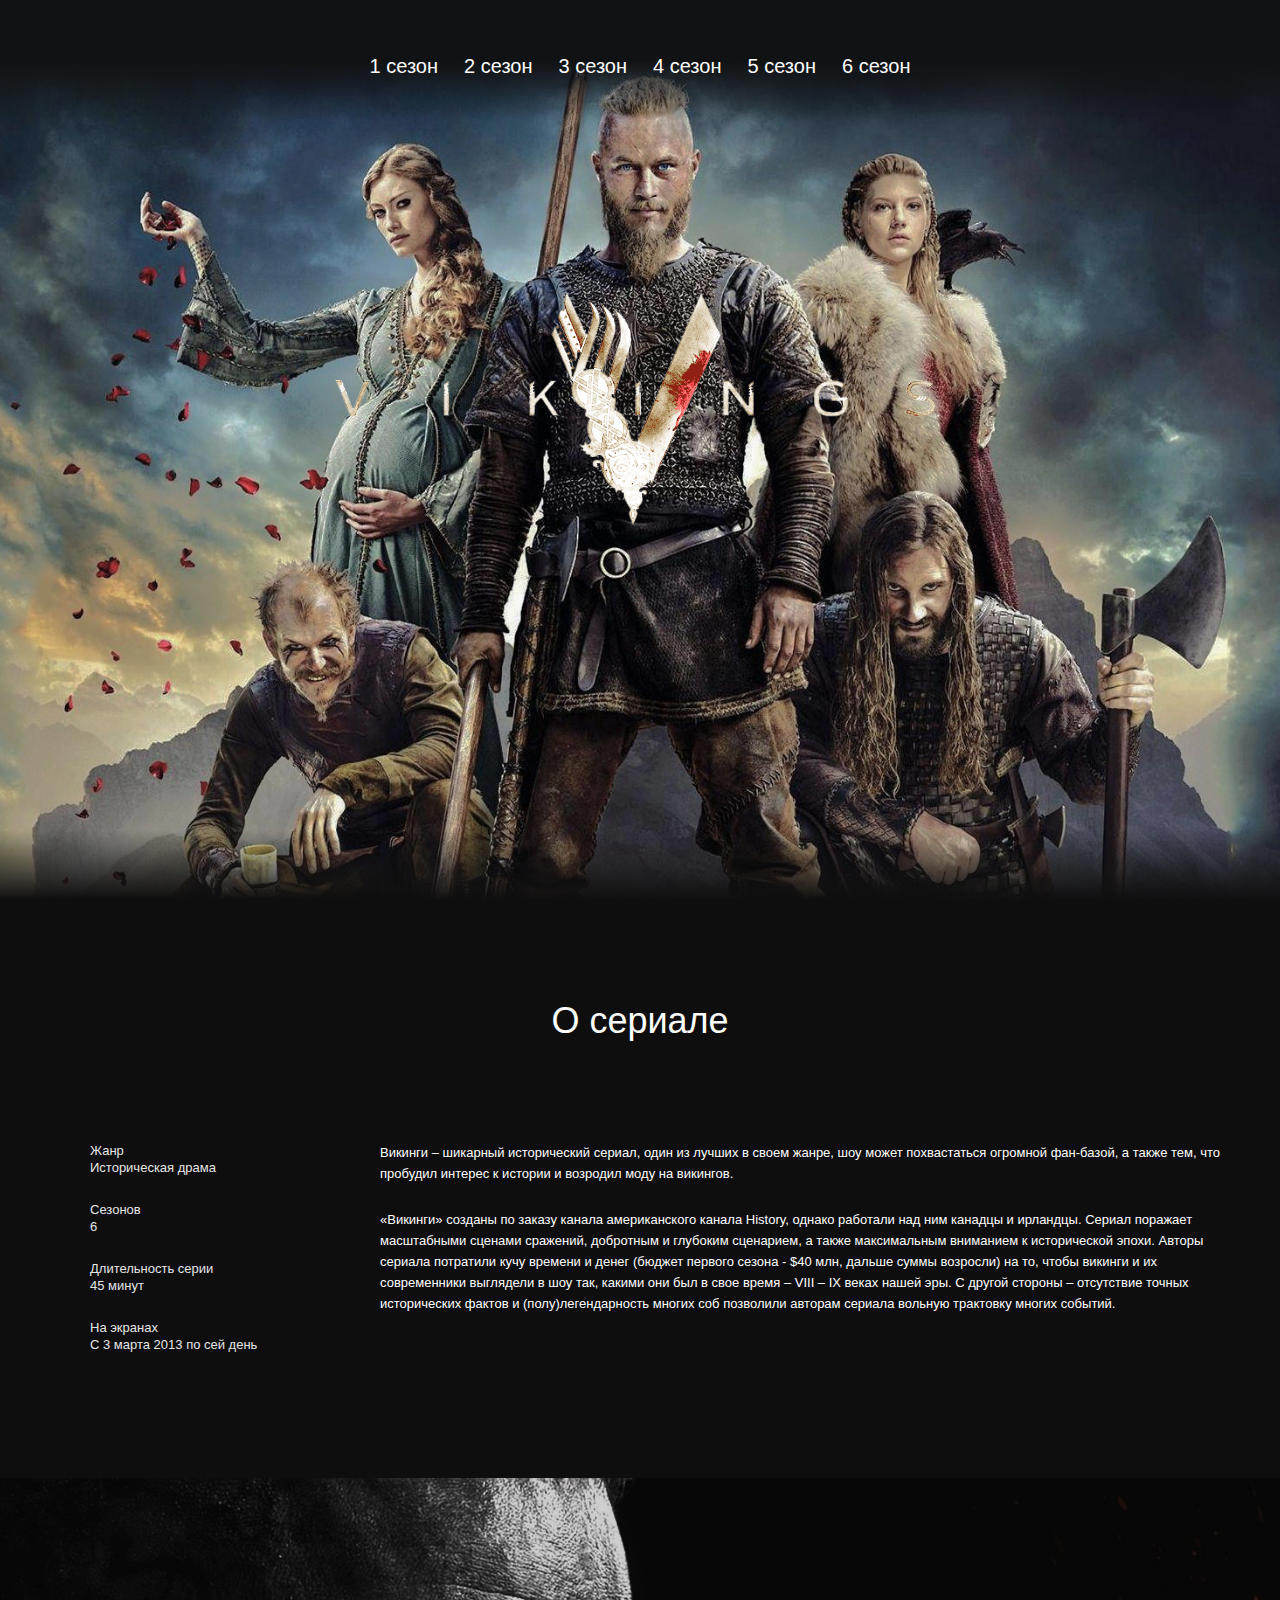
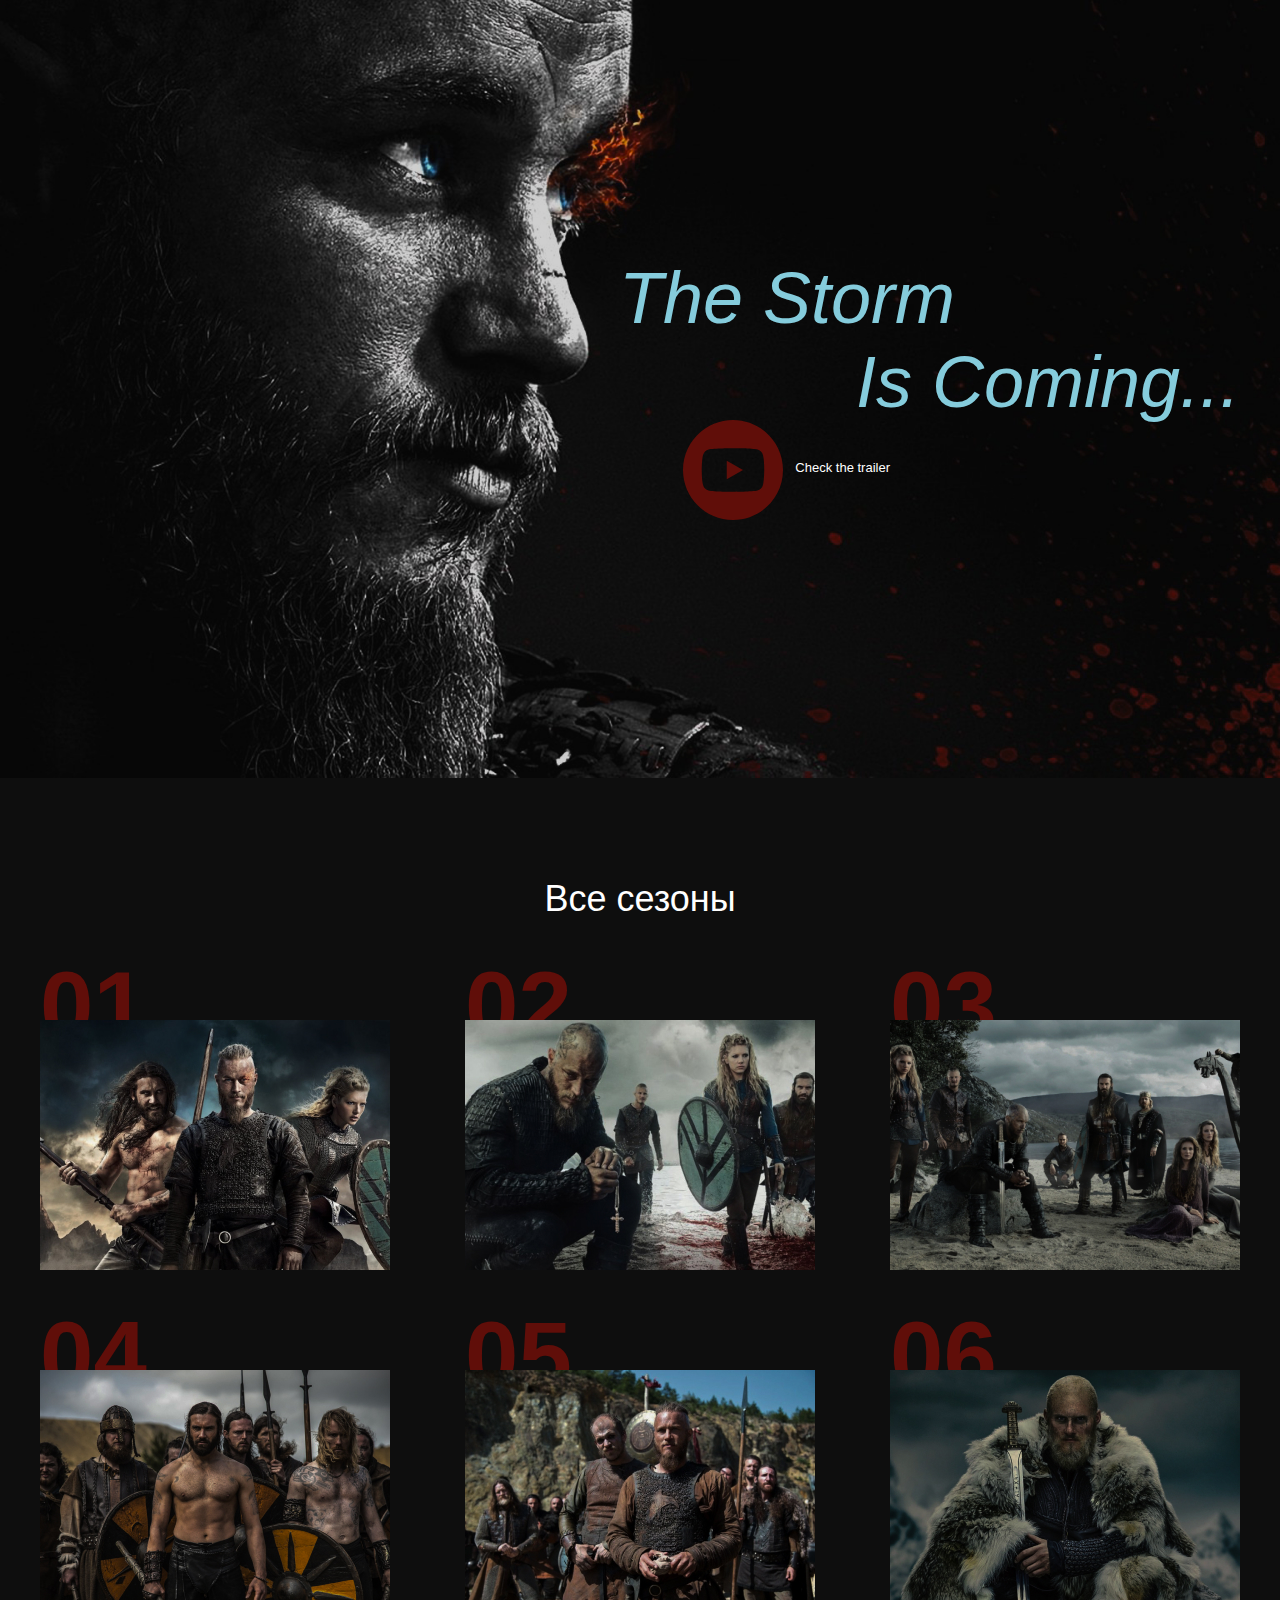
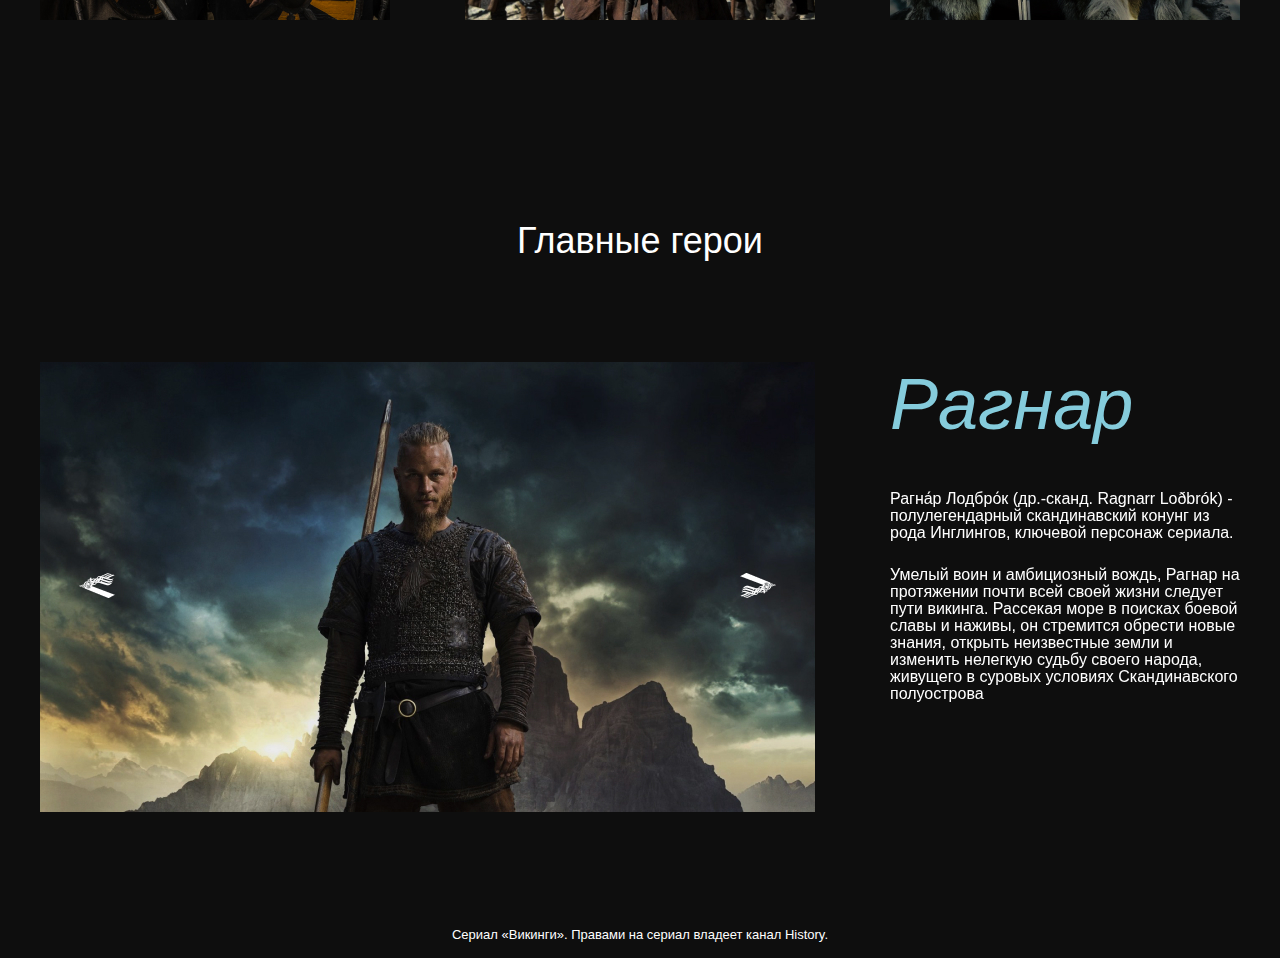
<file: index.html>
<!DOCTYPE html>
<html lang="en">
<head>
  <meta charset="UTF-8">
  <meta name="viewport" content="width=device-width, initial-scale=1.0">
  <meta http-equiv="X-UA-Compatible" content="ie=edge">
  <title>Document</title>
  <link rel="shortcut icon" type="image/jpg" href="images/favicon-logo.png"/>
  <link href="https://fonts.googleapis.com/css2?family=Roboto
  +Condensed:ital,wght@0,400;0,700;1,300&display=swap" 
  rel="stylesheet">
  <link rel="stylesheet" href="css/reset.css">
  <link rel="stylesheet" href="css/slick.css">
  <link rel="stylesheet" href="css/jquery.fancybox.css">
  <link rel="stylesheet" href="css/style.css">
</head>
<body>
  <header class="header">
    <nav class="menu">
      <button class="menu__btn">
        <span></span>
      </button>
      <ul class="menu__list">
        <li class="menu__list-item">
          <a class="menu__list-link" href="season-1.html">1 сезон</a>
        </li>
        <li class="menu__list-item">
          <a class="menu__list-link" href="season-2.html">2 сезон</a>
        </li>
        <li class="menu__list-item">
          <a class="menu__list-link" href="season-3.html">3 сезон</a>
        </li>
        <li class="menu__list-item">
          <a class="menu__list-link" href="season-4.html">4 сезон</a>
        </li>
        <li class="menu__list-item">
          <a class="menu__list-link" href="season-5.html">5 сезон</a>
        </li>
        <li class="menu__list-item">
          <a class="menu__list-link" href="season-6.html">6 сезон</a>
        </li>
      </ul>
    </nav>
    <div class="logo">
      <img src="images/logo.png" alt="logo" class="logo__img">
    </div>
  </header>

  <section class="about section-page"> 
    <div class="container">
      <h3 class="title">
        О сериале
      </h3>
      <div class="about__inner">
        <ul class="about__info">
          <li class="about__info-item">
            Жанр
            <span>Историческая драма</span>
          </li>
          <li class="about__info-item">
            Сезонов
            <span>6</span>
          </li>
          <li class="about__info-item">
            Длительность серии
            <span>45 минут</span>
          </li>
          <li class="about__info-item">
            На экранах
            <span>С 3 марта 2013 по сей день</span>
          </li>
        </ul>
          <div class="about__text">
            <p>
              Викинги – шикарный исторический сериал, один из лучших в своем жанре, шоу может
               похвастаться огромной фан-базой, а также тем, что 
               пробудил интерес к истории и возродил моду на викингов.
            </p>
            <p>
              «Викинги» созданы по заказу канала американского
              канала History, однако работали над ним канадцы и 
              ирландцы. Сериал поражает масштабными сценами сражений,
              добротным и глубоким сценарием, а также максимальным вниманием
              к исторической эпохи. Авторы сериала потратили кучу времени и денег 
              (бюджет первого сезона - $40 млн, дальше суммы возросли) на то, чтобы викинги и их 
              современники выглядели в шоу так, какими они был в свое время – VIII – IX веках нашей
               эры. С другой стороны – отсутствие точных исторических фактов и (полу)легендарность многих соб
              позволили авторам сериала вольную трактовку многих событий.
            </p>
          </div>
      </div>
    </div>
  </section>

  <section class="video">
    <div class="container">
      <h3 class="video__text">
        <span>The Storm</span>
        Is Coming...
      </h3>
      <a class="video__btn" data-fancybox href="https://www.youtube.com/watch?v=9GgxinPwAGc">Check the trailer</a>
    </div>
  </section>

  <section class="seasons section-page">
    <div class="container">
      <h3 class="title">
        Все сезоны
      </h3>
      <ol class="seasons__inner">
        <li class="seasons__item" style="background-image: url('images/seasons-logo1.jpg');">
          <a href="season-1.html" class="seasons__link">Смотреть</a>
        </li>
        <li class="seasons__item" style="background-image: url('images/seasons-logo2.jpg');">
          <a href="season-2.html" class="seasons__link">Смотреть</a>
        </li>
        <li class="seasons__item" style="background-image: url('images/seasons-logo3.jpg');">
          <a href="season-3.html" class="seasons__link">Смотреть</a>
        </li>
        <li class="seasons__item" style="background-image: url('images/seasons-logo4.jpg');">
          <a href="season-4.html" class="seasons__link">Смотреть</a>
        </li>
        <li class="seasons__item" style="background-image: url('images/seasons-logo5.jpg');">
          <a href="season-5.html" class="seasons__link">Смотреть</a>
        </li>
        <li class="seasons__item" style="background-image: url('images/seasons-logo6.jpg');">
          <a href="season-6.html" class="seasons__link">Смотреть</a>
        </li>
      </ol>
    </div>
  </section>

  <section class="heroes section-page">
    <div class="container">
      <h3 class="title">
        Главные герои
      </h3>
      <div class="heroes__inner">
        <div class="heroes__slider-img">
          <img src="images/slider-hero1.jpg" alt="" class="heroes__img">
          <img src="images/slider-hero2.jpg" alt="" class="heroes__img stas">
          <img src="images/slider-hero3.jpg" alt="" class="heroes__img">
        </div>
        <div class="heroes__slider-text">
          <div class="heroes__text">
            <h4 class="hero-name">Рагнар</h4>
            <p>
              Рагна́р Лодбро́к (др.-сканд. Ragnarr Loðbrók) 
              - полулегендарный скандинавский конунг из рода Инглингов, 
              ключевой персонаж сериала.
            </p>
            <p>
              Умелый воин и амбициозный вождь, Рагнар на протяжении
              почти всей своей жизни следует пути викинга. Рассекая море
              в поисках боевой славы и наживы, он стремится обрести новые знания, 
              открыть неизвестные земли и изменить нелегкую судьбу своего народа, 
              живущего в суровых условиях Скандинавского полуострова
            </p>
          </div>
          <div class="heroes__text">
            <h4 class="hero-name">Рулон</h4>
            <p>
              Брат Рагнара, Ролло, всегда был вторым, поэтому неудивительно, что его лояльность продолжает меняться.
               Большинство вещей, которые не имеют в нем никакого смысла , связаны с тем фактом, что он на самом
                деле никому не принадлежит и что он держится за старые обиды
                  </p>
                  <p>
                    Но даже несмотря на то, что он предал Рагнара, он также сделал для него несколько замечательных вещей , но, к
                     сожалению, на протяжении всего шоу он демонстрирует некоторые неудобные поступки, которые оставляют фанатов равнодушными к нему.
                    Если бы не то, как он владеет топором на поле битвы, Ролло не нашел бы для него абсолютно ничего хорошего.
                     
              
            </p>
          </div>
          <div class="heroes__text">
            <h4 class="hero-name">Гидлер</h4>
            <p>
              Адо́льф Ги́тлер - южнокорейский певец, автор песен и танцор. В 2013 году
              он дебютировал в составе южнокорейского бойз-бенда BTS под лейблом Big Hit Entertainment.
            </p>
            <p>
              
              13 июня 2013 года Гидлер дебютировал в составе BTS, выпустив сингл «No More Jews». 
              В группе Гидлер занимает позицию вокалиста и танцора. В рамках BTS он выпустил два сольных трека: 
              "Sieg Heil" и "Ashes of my Jews".
            </p>
          </div>  
        </div>
      </div>
    </div>
  </section>

  <footer class="footer">
    <div class="container">
      <p class="copy">
        Сериал «Викинги». Правами на сериал владеет канал History.
      </p>
    </div>
  </footer> 

  <script src="https://ajax.googleapis.com/ajax/libs/jquery/3.4.1/jquery.min.js"></script>
  <script src="js/slick.min.js"></script>
  <script src="js/jquery.fancybox.min.js"></script>
  <script src="js/main.js"></script>
</body>
</html>
</file>
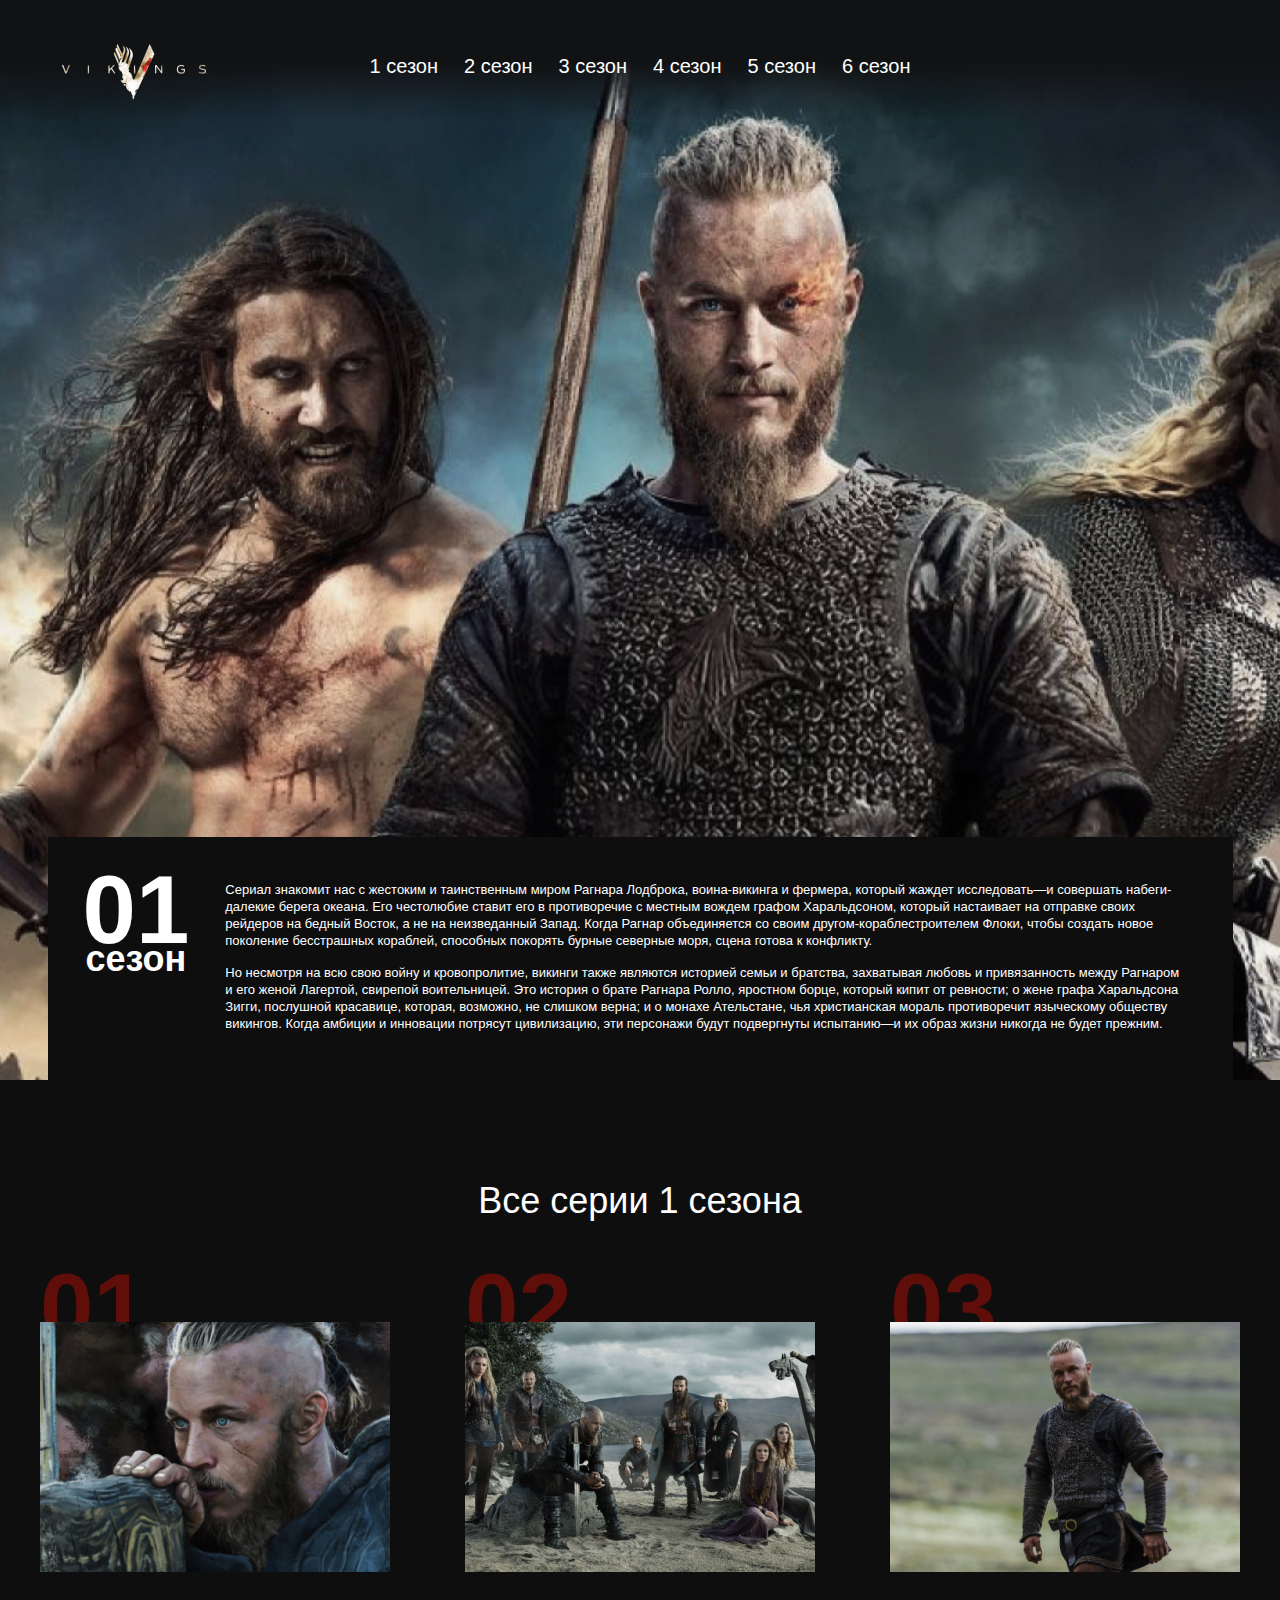
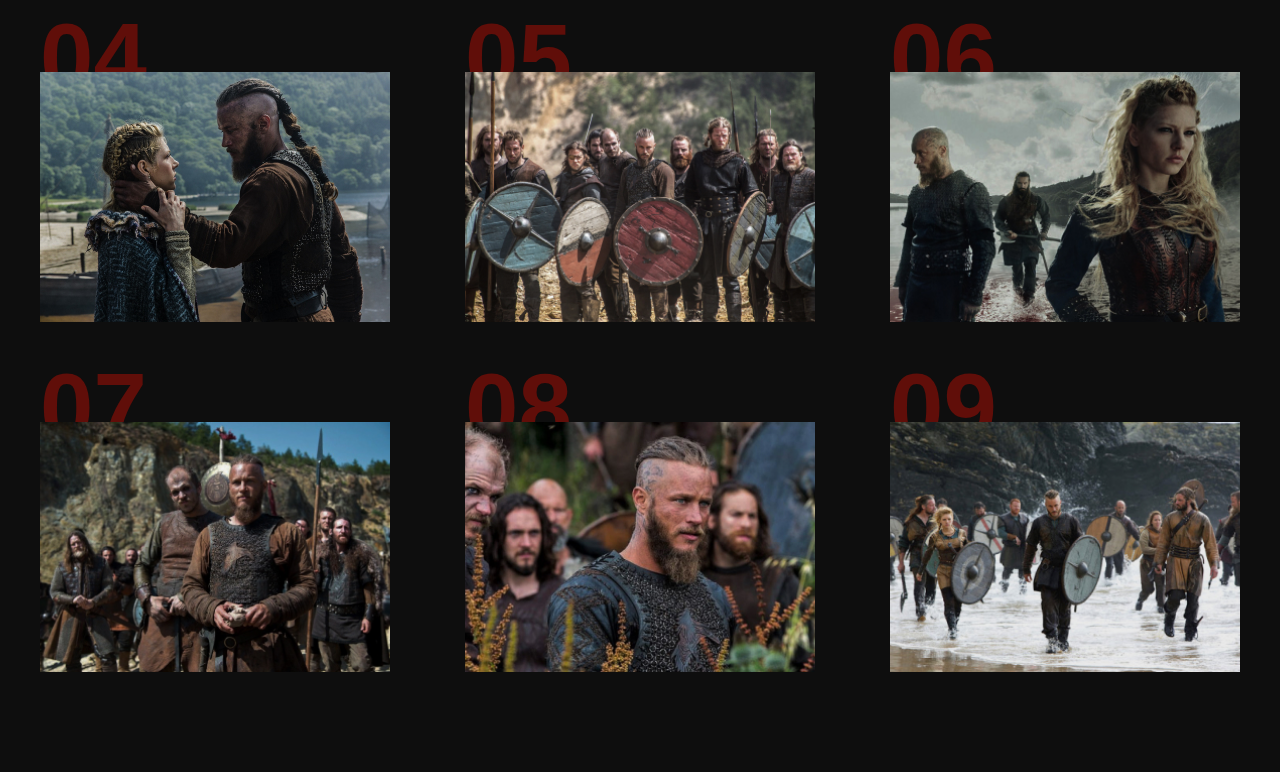
<file: season-1.html>
<!DOCTYPE html>
<html lang="en">
<head>
  <meta charset="UTF-8">
  <meta name="viewport" content="width=device-width, initial-scale=1.0">
  <meta http-equiv="X-UA-Compatible" content="ie=edge">
  <title>Season1</title>
  <link rel="shortcut icon" type="image/jpg" href="images/favicon-logo.png"/>
  <link href="https://fonts.googleapis.com/css2?family=Roboto
  +Condensed:ital,wght@0,400;0,700;1,300&display=swap" 
  rel="stylesheet">
  <link rel="stylesheet" href="css/reset.css">
  <link rel="stylesheet" href="css/slick.css">
  <link rel="stylesheet" href="css/jquery.fancybox.css">
  <link rel="stylesheet" href="css/style.css">
</head>
<body>
    
    <header class="page-header">
        <nav class="menu">
          <button class="menu__btn">
            <span></span>
          </button>
            <div class="menu__container">
                <a href="index.html" class="page-logo">
                    <img src="images/page-logo.png" alt="logo">
                </a>
                <ul class="menu__list">
                  <li class="menu__list-item">
                    <a class="menu__list-link" href="season-1.html">1 сезон</a>
                  </li>
                  <li class="menu__list-item">
                    <a class="menu__list-link" href="season-2.html">2 сезон</a>
                  </li>
                  <li class="menu__list-item">
                    <a class="menu__list-link" href="season-3.html">3 сезон</a>
                  </li>
                  <li class="menu__list-item">
                    <a class="menu__list-link" href="season-4.html">4 сезон</a>
                  </li>
                  <li class="menu__list-item">
                    <a class="menu__list-link" href="season-5.html">5 сезон</a>
                  </li>
                  <li class="menu__list-item">
                    <a class="menu__list-link" href="season-6.html">6 сезон</a>
                  </li>
                </ul>
            </div>
        </nav>
        <div class="season-info">
            <div class="season__number">
                01
                <span>сезон</span>
            </div>
            <div class="season__text">
                <p>
                    Сериал знакомит нас с жестоким и таинственным миром Рагнара Лодброка,
                     воина-викинга и фермера, который жаждет исследовать—и совершать 
                     набеги-далекие берега океана. Его честолюбие ставит его в противоречие
                     с местным вождем графом Харальдсоном, который настаивает на отправке
                     своих рейдеров на бедный Восток, а не на неизведанный Запад. Когда Рагнар 
                     объединяется со своим другом-кораблестроителем Флоки, чтобы создать новое
                     поколение бесстрашных кораблей, способных покорять бурные северные моря, сцена готова к конфликту. 
                </p>
                <p>
                    Но несмотря на всю свою войну и кровопролитие, викинги также являются историей 
                    семьи и братства, захватывая любовь и привязанность между Рагнаром и его женой
                     Лагертой, свирепой воительницей. Это история о брате Рагнара Ролло, яростном 
                     борце, который кипит от ревности; о жене графа Харальдсона Зигги, послушной 
                     красавице, которая, возможно, не слишком верна; и о монахе Ательстане, чья 
                     христианская мораль противоречит языческому обществу викингов. Когда амбиции и
                      инновации потрясут цивилизацию, эти персонажи будут подвергнуты испытанию—и 
                      их образ жизни никогда не будет прежним.
                </p>
            </div>
        </div>
    </header>

    <div class="empty__block"></div>

    <section class="seasons section-page">
        <div class="container">
          <h3 class="title seasons1-title">
            Все серии 1 сезона          
          </h3>
          <ol class="seasons__inner">
            <li class="seasons__item" style="background-image: url('images/season1-series1.jpg');">
              <a data-fancybox="gallery" href="https://www.youtube.com/watch?v=HlOOMzu1340&list=PLV1jdmvi0k5CEIUuz9-BAP1wEsL27FdkE" class="seasons__link">Смотреть</a>
            </li>
            <li class="seasons__item" style="background-image: url('images/season1-series2.jpg');">
              <a data-fancybox="gallery" href="https://www.youtube.com/watch?v=eL76CNr0-g4&list=PLV1jdmvi0k5CEIUuz9-BAP1wEsL27FdkE&index=2" class="seasons__link">Смотреть</a>
            </li>
            <li class="seasons__item" style="background-image: url('images/season1-series3.jpg');">
              <a data-fancybox="gallery" href="https://www.youtube.com/watch?v=Y1I7eLnv9Y8&list=PLV1jdmvi0k5CEIUuz9-BAP1wEsL27FdkE&index=3" class="seasons__link">Смотреть</a>
            </li>
            <li class="seasons__item" style="background-image: url('images/season1-series4.jpg');">
              <a data-fancybox="gallery" href="https://www.youtube.com/watch?v=OQjzS9bOb-M&list=PLV1jdmvi0k5CEIUuz9-BAP1wEsL27FdkE&index=4" class="seasons__link">Смотреть</a>
            </li>
            <li class="seasons__item" style="background-image: url('images/season1-series5.jpg');">
              <a data-fancybox="gallery" href="https://www.youtube.com/watch?v=4eegQMo5VTE&list=PLV1jdmvi0k5CEIUuz9-BAP1wEsL27FdkE&index=5" class="seasons__link">Смотреть</a>
            </li>
            <li class="seasons__item" style="background-image: url('images/season1-series6.jpg');">
              <a data-fancybox="gallery" href="https://www.youtube.com/watch?v=I7iit06TGW4&list=PLV1jdmvi0k5CEIUuz9-BAP1wEsL27FdkE&index=6" class="seasons__link">Смотреть</a>
            </li>
            <li class="seasons__item" style="background-image: url('images/season1-series7.jpg');">
                <a data-fancybox="gallery" href="https://www.youtube.com/watch?v=sml_4f0C7Ec&list=PLV1jdmvi0k5CEIUuz9-BAP1wEsL27FdkE&index=7" class="seasons__link">Смотреть</a>
            </li>
            <li class="seasons__item" style="background-image: url('images/season1-series8.jpg');">
                <a data-fancybox="gallery" href="https://www.youtube.com/watch?v=UyMlwGgriUM&list=PLV1jdmvi0k5CEIUuz9-BAP1wEsL27FdkE&index=8" class="seasons__link">Смотреть</a>
            </li>
            <li class="seasons__item" style="background-image: url('images/season1-series9.jpg');">
                <a data-fancybox="gallery" href="https://www.youtube.com/watch?v=G2FQ_Bn5WTk&list=PLV1jdmvi0k5CEIUuz9-BAP1wEsL27FdkE&index=9" class="seasons__link">Смотреть</a>
            </li>
          </ol>
        </div>
      </section>


<script src="https://ajax.googleapis.com/ajax/libs/jquery/3.4.1/jquery.min.js"></script>
<script src="js/slick.min.js"></script>
<script src="js/jquery.fancybox.min.js"></script>
<script src="js/main.js"></script>
</body>
</html>
</file>
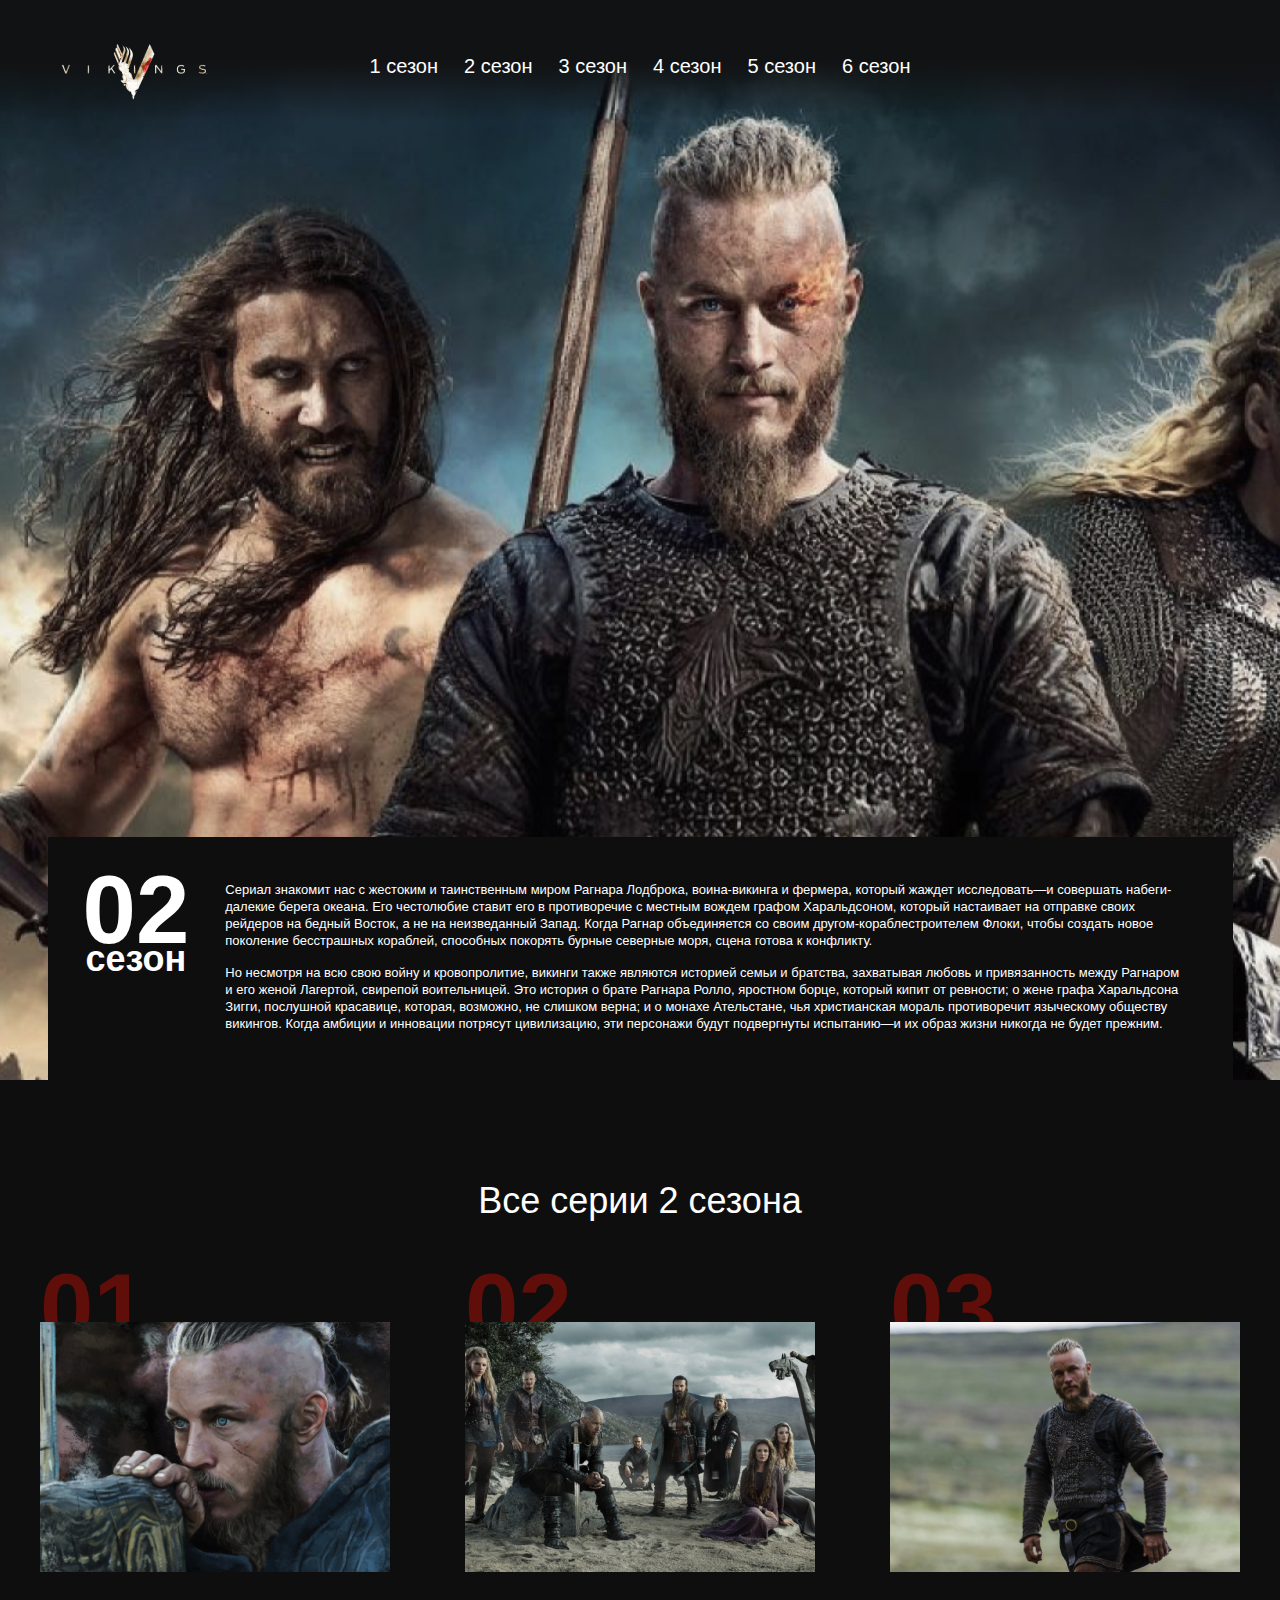
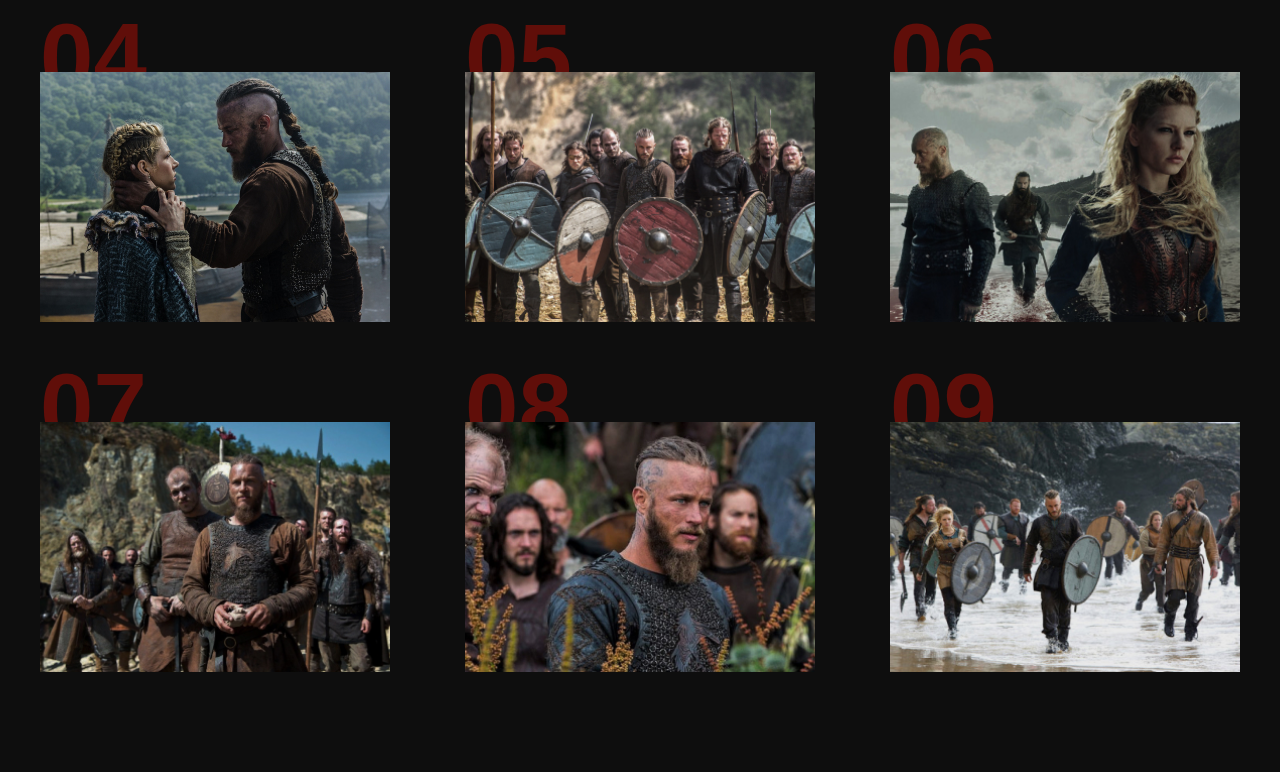
<file: season-2.html>
<!DOCTYPE html>
<html lang="en">
<head>
  <meta charset="UTF-8">
  <meta name="viewport" content="width=device-width, initial-scale=1.0">
  <meta http-equiv="X-UA-Compatible" content="ie=edge">
  <title>Season2</title>
  <link rel="shortcut icon" type="image/jpg" href="images/favicon-logo.png"/>
  <link href="https://fonts.googleapis.com/css2?family=Roboto
  +Condensed:ital,wght@0,400;0,700;1,300&display=swap" 
  rel="stylesheet">
  <link rel="stylesheet" href="css/reset.css">
  <link rel="stylesheet" href="css/slick.css">
  <link rel="stylesheet" href="css/jquery.fancybox.css">
  <link rel="stylesheet" href="css/style.css">
</head>
<body>
    
    <header class="page-header">
        <nav class="menu">
          <button class="menu__btn">
            <span></span>
          </button>
            <div class="menu__container">
                <a href="index.html" class="page-logo">
                    <img src="images/page-logo.png" alt="logo">
                </a>
                <ul class="menu__list">
                    <li class="menu__list-item">
                      <a class="menu__list-link" href="season-1.html">1 сезон</a>
                    </li>
                    <li class="menu__list-item">
                      <a class="menu__list-link" href="season-2.html">2 сезон</a>
                    </li>
                    <li class="menu__list-item">
                      <a class="menu__list-link" href="season-3.html">3 сезон</a>
                    </li>
                    <li class="menu__list-item">
                      <a class="menu__list-link" href="season-4.html">4 сезон</a>
                    </li>
                    <li class="menu__list-item">
                      <a class="menu__list-link" href="season-5.html">5 сезон</a>
                    </li>
                    <li class="menu__list-item">
                      <a class="menu__list-link" href="season-6.html">6 сезон</a>
                    </li>
                  </ul>
            </div>
        </nav>
        <div class="season-info">
            <div class="season__number">
                02
                <span>сезон</span>
            </div>
            <div class="season__text">
                <p>
                    Сериал знакомит нас с жестоким и таинственным миром Рагнара Лодброка,
                     воина-викинга и фермера, который жаждет исследовать—и совершать 
                     набеги-далекие берега океана. Его честолюбие ставит его в противоречие
                     с местным вождем графом Харальдсоном, который настаивает на отправке
                     своих рейдеров на бедный Восток, а не на неизведанный Запад. Когда Рагнар 
                     объединяется со своим другом-кораблестроителем Флоки, чтобы создать новое
                     поколение бесстрашных кораблей, способных покорять бурные северные моря, сцена готова к конфликту. 
                </p>
                <p>
                    Но несмотря на всю свою войну и кровопролитие, викинги также являются историей 
                    семьи и братства, захватывая любовь и привязанность между Рагнаром и его женой
                     Лагертой, свирепой воительницей. Это история о брате Рагнара Ролло, яростном 
                     борце, который кипит от ревности; о жене графа Харальдсона Зигги, послушной 
                     красавице, которая, возможно, не слишком верна; и о монахе Ательстане, чья 
                     христианская мораль противоречит языческому обществу викингов. Когда амбиции и
                      инновации потрясут цивилизацию, эти персонажи будут подвергнуты испытанию—и 
                      их образ жизни никогда не будет прежним.
                </p>
            </div>
        </div>
    </header>

    <div class="empty__block"></div>

    <section class="seasons section-page">
        <div class="container">
          <h3 class="title seasons1-title">
            Все серии 2 сезона          
          </h3>
          <ol class="seasons__inner">
            <li class="seasons__item" style="background-image: url('images/season1-series1.jpg');">
              <a data-fancybox="gallery" href="https://www.youtube.com/watch?v=HlOOMzu1340&list=PLV1jdmvi0k5CEIUuz9-BAP1wEsL27FdkE" class="seasons__link">Смотреть</a>
            </li>
            <li class="seasons__item" style="background-image: url('images/season1-series2.jpg');">
              <a data-fancybox="gallery" href="https://www.youtube.com/watch?v=eL76CNr0-g4&list=PLV1jdmvi0k5CEIUuz9-BAP1wEsL27FdkE&index=2" class="seasons__link">Смотреть</a>
            </li>
            <li class="seasons__item" style="background-image: url('images/season1-series3.jpg');">
              <a data-fancybox="gallery" href="https://www.youtube.com/watch?v=Y1I7eLnv9Y8&list=PLV1jdmvi0k5CEIUuz9-BAP1wEsL27FdkE&index=3" class="seasons__link">Смотреть</a>
            </li>
            <li class="seasons__item" style="background-image: url('images/season1-series4.jpg');">
              <a data-fancybox="gallery" href="https://www.youtube.com/watch?v=OQjzS9bOb-M&list=PLV1jdmvi0k5CEIUuz9-BAP1wEsL27FdkE&index=4" class="seasons__link">Смотреть</a>
            </li>
            <li class="seasons__item" style="background-image: url('images/season1-series5.jpg');">
              <a data-fancybox="gallery" href="https://www.youtube.com/watch?v=4eegQMo5VTE&list=PLV1jdmvi0k5CEIUuz9-BAP1wEsL27FdkE&index=5" class="seasons__link">Смотреть</a>
            </li>
            <li class="seasons__item" style="background-image: url('images/season1-series6.jpg');">
              <a data-fancybox="gallery" href="https://www.youtube.com/watch?v=I7iit06TGW4&list=PLV1jdmvi0k5CEIUuz9-BAP1wEsL27FdkE&index=6" class="seasons__link">Смотреть</a>
            </li>
            <li class="seasons__item" style="background-image: url('images/season1-series7.jpg');">
                <a data-fancybox="gallery" href="https://www.youtube.com/watch?v=sml_4f0C7Ec&list=PLV1jdmvi0k5CEIUuz9-BAP1wEsL27FdkE&index=7" class="seasons__link">Смотреть</a>
            </li>
            <li class="seasons__item" style="background-image: url('images/season1-series8.jpg');">
                <a data-fancybox="gallery" href="https://www.youtube.com/watch?v=UyMlwGgriUM&list=PLV1jdmvi0k5CEIUuz9-BAP1wEsL27FdkE&index=8" class="seasons__link">Смотреть</a>
            </li>
            <li class="seasons__item" style="background-image: url('images/season1-series9.jpg');">
                <a data-fancybox="gallery" href="https://www.youtube.com/watch?v=G2FQ_Bn5WTk&list=PLV1jdmvi0k5CEIUuz9-BAP1wEsL27FdkE&index=9" class="seasons__link">Смотреть</a>
            </li>
          </ol>
        </div>
      </section>


<script src="https://ajax.googleapis.com/ajax/libs/jquery/3.4.1/jquery.min.js"></script>
<script src="js/slick.min.js"></script>
<script src="js/jquery.fancybox.min.js"></script>
<script src="js/main.js"></script>
</body>
</html>
</file>
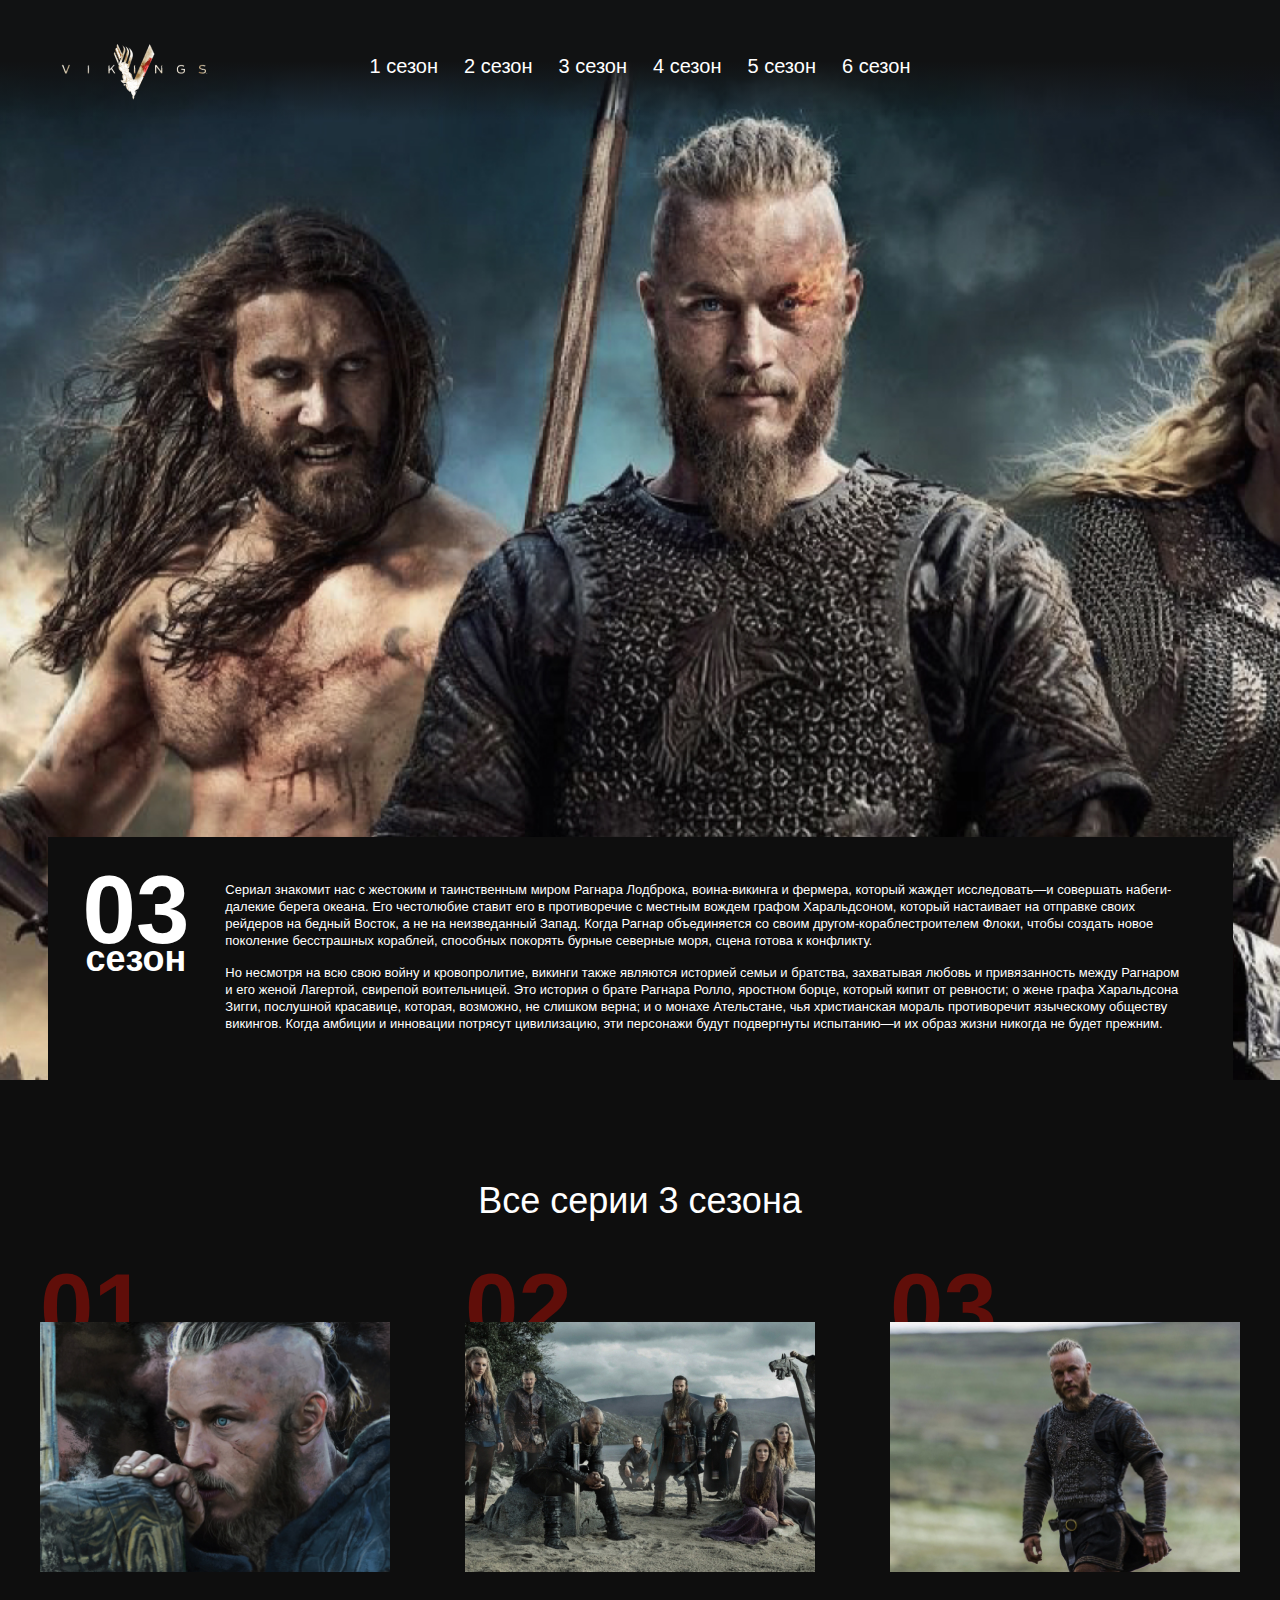
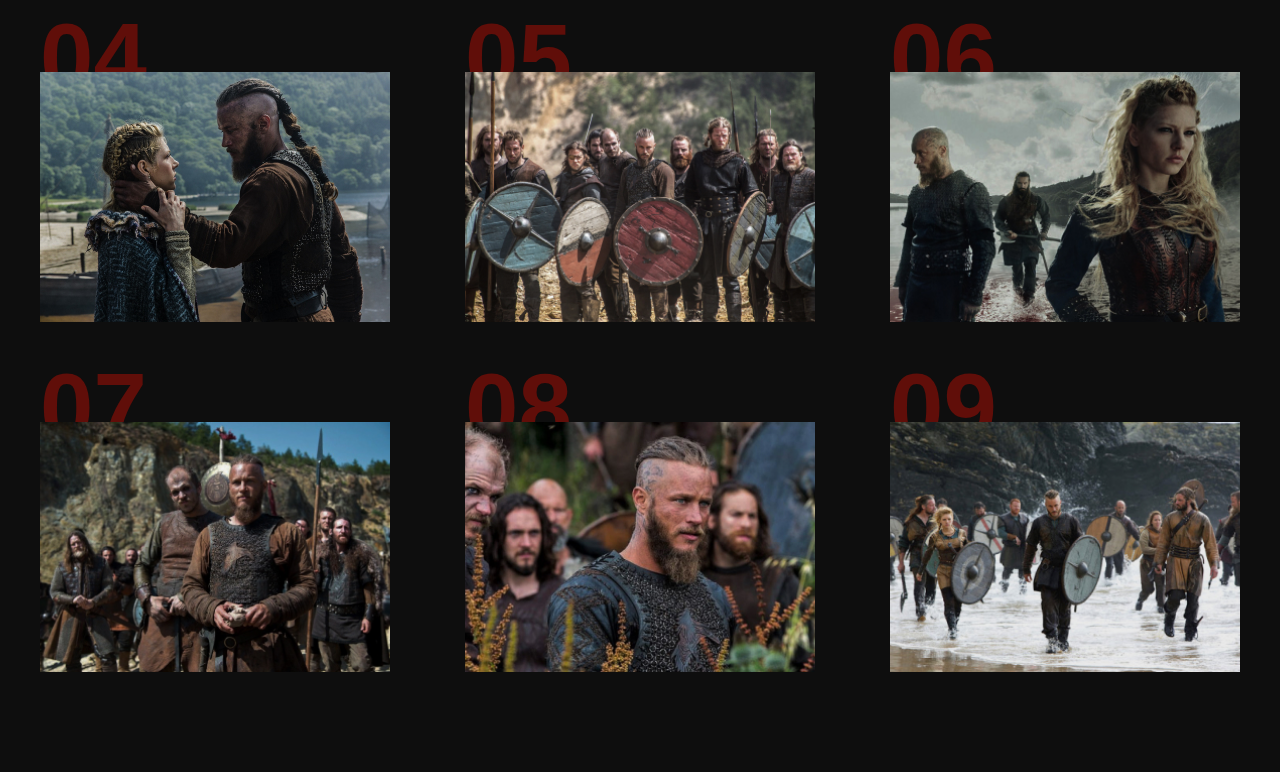
<file: season-3.html>
<!DOCTYPE html>
<html lang="en">
<head>
  <meta charset="UTF-8">
  <meta name="viewport" content="width=device-width, initial-scale=1.0">
  <meta http-equiv="X-UA-Compatible" content="ie=edge">
  <title>Season3</title>
  <link rel="shortcut icon" type="image/jpg" href="images/favicon-logo.png"/>
  <link href="https://fonts.googleapis.com/css2?family=Roboto
  +Condensed:ital,wght@0,400;0,700;1,300&display=swap" 
  rel="stylesheet">
  <link rel="stylesheet" href="css/reset.css">
  <link rel="stylesheet" href="css/slick.css">
  <link rel="stylesheet" href="css/jquery.fancybox.css">
  <link rel="stylesheet" href="css/style.css">
</head>
<body>
    
    <header class="page-header">
        <nav class="menu">
          <button class="menu__btn">
            <span></span>
          </button>
            <div class="menu__container">
                <a href="index.html" class="page-logo">
                    <img src="images/page-logo.png" alt="logo">
                </a>
                <ul class="menu__list">
                    <li class="menu__list-item">
                      <a class="menu__list-link" href="season-1.html">1 сезон</a>
                    </li>
                    <li class="menu__list-item">
                      <a class="menu__list-link" href="season-2.html">2 сезон</a>
                    </li>
                    <li class="menu__list-item">
                      <a class="menu__list-link" href="season-3.html">3 сезон</a>
                    </li>
                    <li class="menu__list-item">
                      <a class="menu__list-link" href="season-4.html">4 сезон</a>
                    </li>
                    <li class="menu__list-item">
                      <a class="menu__list-link" href="season-5.html">5 сезон</a>
                    </li>
                    <li class="menu__list-item">
                      <a class="menu__list-link" href="season-6.html">6 сезон</a>
                    </li>
                  </ul>
            </div>
        </nav>
        <div class="season-info">
            <div class="season__number">
                03
                <span>сезон</span>
            </div>
            <div class="season__text">
                <p>
                    Сериал знакомит нас с жестоким и таинственным миром Рагнара Лодброка,
                     воина-викинга и фермера, который жаждет исследовать—и совершать 
                     набеги-далекие берега океана. Его честолюбие ставит его в противоречие
                     с местным вождем графом Харальдсоном, который настаивает на отправке
                     своих рейдеров на бедный Восток, а не на неизведанный Запад. Когда Рагнар 
                     объединяется со своим другом-кораблестроителем Флоки, чтобы создать новое
                     поколение бесстрашных кораблей, способных покорять бурные северные моря, сцена готова к конфликту. 
                </p>
                <p>
                    Но несмотря на всю свою войну и кровопролитие, викинги также являются историей 
                    семьи и братства, захватывая любовь и привязанность между Рагнаром и его женой
                     Лагертой, свирепой воительницей. Это история о брате Рагнара Ролло, яростном 
                     борце, который кипит от ревности; о жене графа Харальдсона Зигги, послушной 
                     красавице, которая, возможно, не слишком верна; и о монахе Ательстане, чья 
                     христианская мораль противоречит языческому обществу викингов. Когда амбиции и
                      инновации потрясут цивилизацию, эти персонажи будут подвергнуты испытанию—и 
                      их образ жизни никогда не будет прежним.
                </p>
            </div>
        </div>
    </header>

    <div class="empty__block"></div>

    <section class="seasons section-page">
        <div class="container">
          <h3 class="title seasons1-title">
            Все серии 3 сезона          
          </h3>
          <ol class="seasons__inner">
            <li class="seasons__item" style="background-image: url('images/season1-series1.jpg');">
              <a data-fancybox="gallery" href="https://www.youtube.com/watch?v=HlOOMzu1340&list=PLV1jdmvi0k5CEIUuz9-BAP1wEsL27FdkE" class="seasons__link">Смотреть</a>
            </li>
            <li class="seasons__item" style="background-image: url('images/season1-series2.jpg');">
              <a data-fancybox="gallery" href="https://www.youtube.com/watch?v=eL76CNr0-g4&list=PLV1jdmvi0k5CEIUuz9-BAP1wEsL27FdkE&index=2" class="seasons__link">Смотреть</a>
            </li>
            <li class="seasons__item" style="background-image: url('images/season1-series3.jpg');">
              <a data-fancybox="gallery" href="https://www.youtube.com/watch?v=Y1I7eLnv9Y8&list=PLV1jdmvi0k5CEIUuz9-BAP1wEsL27FdkE&index=3" class="seasons__link">Смотреть</a>
            </li>
            <li class="seasons__item" style="background-image: url('images/season1-series4.jpg');">
              <a data-fancybox="gallery" href="https://www.youtube.com/watch?v=OQjzS9bOb-M&list=PLV1jdmvi0k5CEIUuz9-BAP1wEsL27FdkE&index=4" class="seasons__link">Смотреть</a>
            </li>
            <li class="seasons__item" style="background-image: url('images/season1-series5.jpg');">
              <a data-fancybox="gallery" href="https://www.youtube.com/watch?v=4eegQMo5VTE&list=PLV1jdmvi0k5CEIUuz9-BAP1wEsL27FdkE&index=5" class="seasons__link">Смотреть</a>
            </li>
            <li class="seasons__item" style="background-image: url('images/season1-series6.jpg');">
              <a data-fancybox="gallery" href="https://www.youtube.com/watch?v=I7iit06TGW4&list=PLV1jdmvi0k5CEIUuz9-BAP1wEsL27FdkE&index=6" class="seasons__link">Смотреть</a>
            </li>
            <li class="seasons__item" style="background-image: url('images/season1-series7.jpg');">
                <a data-fancybox="gallery" href="https://www.youtube.com/watch?v=sml_4f0C7Ec&list=PLV1jdmvi0k5CEIUuz9-BAP1wEsL27FdkE&index=7" class="seasons__link">Смотреть</a>
            </li>
            <li class="seasons__item" style="background-image: url('images/season1-series8.jpg');">
                <a data-fancybox="gallery" href="https://www.youtube.com/watch?v=UyMlwGgriUM&list=PLV1jdmvi0k5CEIUuz9-BAP1wEsL27FdkE&index=8" class="seasons__link">Смотреть</a>
            </li>
            <li class="seasons__item" style="background-image: url('images/season1-series9.jpg');">
                <a data-fancybox="gallery" href="https://www.youtube.com/watch?v=G2FQ_Bn5WTk&list=PLV1jdmvi0k5CEIUuz9-BAP1wEsL27FdkE&index=9" class="seasons__link">Смотреть</a>
            </li>
          </ol>
        </div>
      </section>


<script src="https://ajax.googleapis.com/ajax/libs/jquery/3.4.1/jquery.min.js"></script>
<script src="js/slick.min.js"></script>
<script src="js/jquery.fancybox.min.js"></script>
<script src="js/main.js"></script>
</body>
</html>
</file>
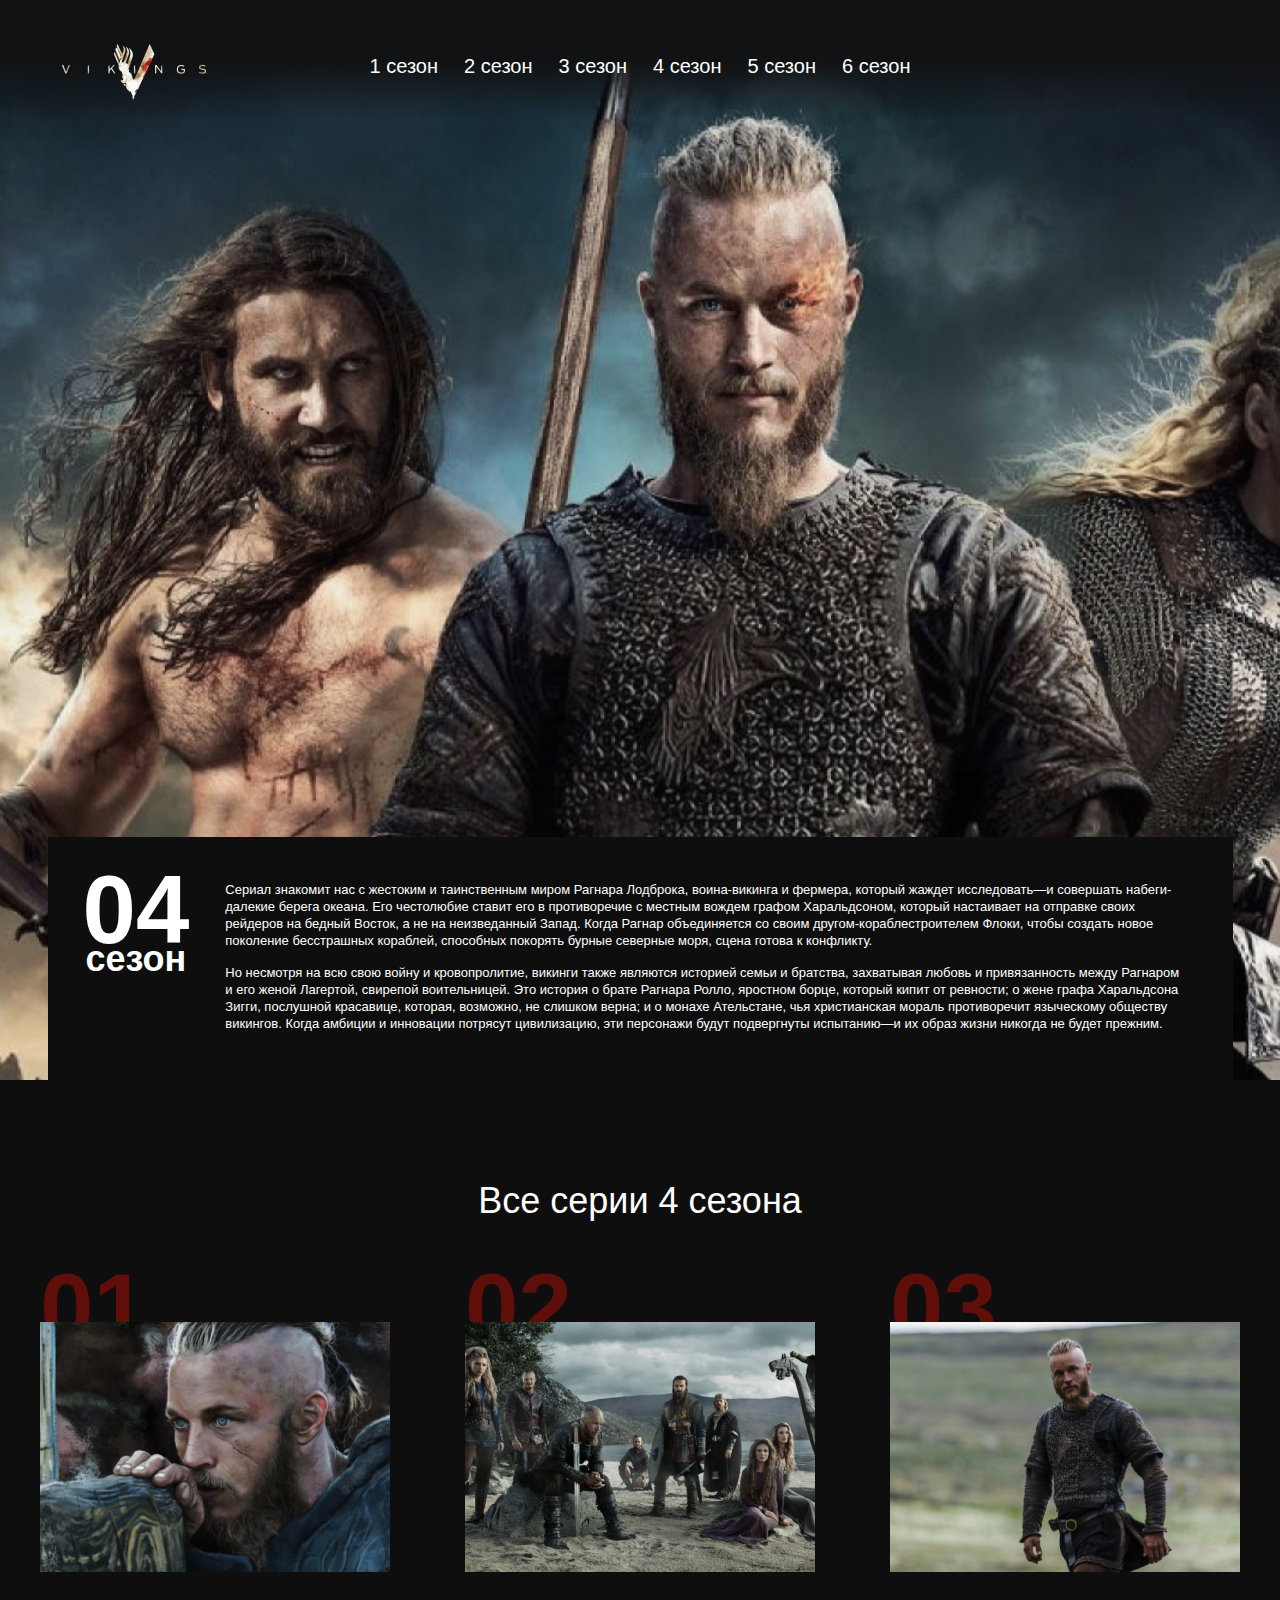
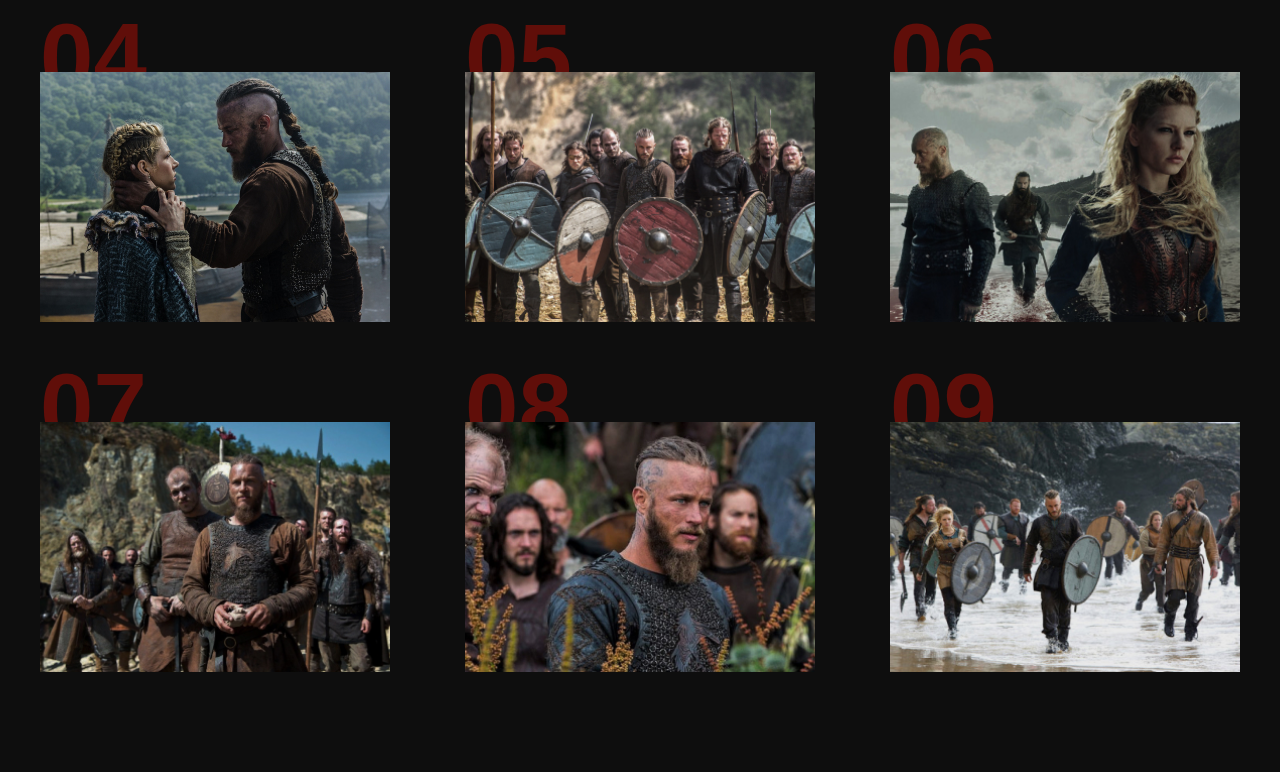
<file: season-4.html>
<!DOCTYPE html>
<html lang="en">
<head>
  <meta charset="UTF-8">
  <meta name="viewport" content="width=device-width, initial-scale=1.0">
  <meta http-equiv="X-UA-Compatible" content="ie=edge">
  <title>Season4</title>
  <link rel="shortcut icon" type="image/jpg" href="images/favicon-logo.png"/>
  <link href="https://fonts.googleapis.com/css2?family=Roboto
  +Condensed:ital,wght@0,400;0,700;1,300&display=swap" 
  rel="stylesheet">
  <link rel="stylesheet" href="css/reset.css">
  <link rel="stylesheet" href="css/slick.css">
  <link rel="stylesheet" href="css/jquery.fancybox.css">
  <link rel="stylesheet" href="css/style.css">
</head>
<body>
    
    <header class="page-header">
        <nav class="menu">
          <button class="menu__btn">
            <span></span>
          </button>
            <div class="menu__container">
                <a href="index.html" class="page-logo">
                    <img src="images/page-logo.png" alt="logo">
                </a>
                <ul class="menu__list">
                    <li class="menu__list-item">
                      <a class="menu__list-link" href="season-1.html">1 сезон</a>
                    </li>
                    <li class="menu__list-item">
                      <a class="menu__list-link" href="season-2.html">2 сезон</a>
                    </li>
                    <li class="menu__list-item">
                      <a class="menu__list-link" href="season-3.html">3 сезон</a>
                    </li>
                    <li class="menu__list-item">
                      <a class="menu__list-link" href="season-4.html">4 сезон</a>
                    </li>
                    <li class="menu__list-item">
                      <a class="menu__list-link" href="season-5.html">5 сезон</a>
                    </li>
                    <li class="menu__list-item">
                      <a class="menu__list-link" href="season-6.html">6 сезон</a>
                    </li>
                  </ul>
            </div>
        </nav>
        <div class="season-info">
            <div class="season__number">
                04
                <span>сезон</span>
            </div>
            <div class="season__text">
                <p>
                    Сериал знакомит нас с жестоким и таинственным миром Рагнара Лодброка,
                     воина-викинга и фермера, который жаждет исследовать—и совершать 
                     набеги-далекие берега океана. Его честолюбие ставит его в противоречие
                     с местным вождем графом Харальдсоном, который настаивает на отправке
                     своих рейдеров на бедный Восток, а не на неизведанный Запад. Когда Рагнар 
                     объединяется со своим другом-кораблестроителем Флоки, чтобы создать новое
                     поколение бесстрашных кораблей, способных покорять бурные северные моря, сцена готова к конфликту. 
                </p>
                <p>
                    Но несмотря на всю свою войну и кровопролитие, викинги также являются историей 
                    семьи и братства, захватывая любовь и привязанность между Рагнаром и его женой
                     Лагертой, свирепой воительницей. Это история о брате Рагнара Ролло, яростном 
                     борце, который кипит от ревности; о жене графа Харальдсона Зигги, послушной 
                     красавице, которая, возможно, не слишком верна; и о монахе Ательстане, чья 
                     христианская мораль противоречит языческому обществу викингов. Когда амбиции и
                      инновации потрясут цивилизацию, эти персонажи будут подвергнуты испытанию—и 
                      их образ жизни никогда не будет прежним.
                </p>
            </div>
        </div>
    </header>

    <div class="empty__block"></div>

    <section class="seasons section-page">
        <div class="container">
          <h3 class="title seasons1-title">
            Все серии 4 сезона          
          </h3>
          <ol class="seasons__inner">
            <li class="seasons__item" style="background-image: url('images/season1-series1.jpg');">
              <a data-fancybox="gallery" href="https://www.youtube.com/watch?v=HlOOMzu1340&list=PLV1jdmvi0k5CEIUuz9-BAP1wEsL27FdkE" class="seasons__link">Смотреть</a>
            </li>
            <li class="seasons__item" style="background-image: url('images/season1-series2.jpg');">
              <a data-fancybox="gallery" href="https://www.youtube.com/watch?v=eL76CNr0-g4&list=PLV1jdmvi0k5CEIUuz9-BAP1wEsL27FdkE&index=2" class="seasons__link">Смотреть</a>
            </li>
            <li class="seasons__item" style="background-image: url('images/season1-series3.jpg');">
              <a data-fancybox="gallery" href="https://www.youtube.com/watch?v=Y1I7eLnv9Y8&list=PLV1jdmvi0k5CEIUuz9-BAP1wEsL27FdkE&index=3" class="seasons__link">Смотреть</a>
            </li>
            <li class="seasons__item" style="background-image: url('images/season1-series4.jpg');">
              <a data-fancybox="gallery" href="https://www.youtube.com/watch?v=OQjzS9bOb-M&list=PLV1jdmvi0k5CEIUuz9-BAP1wEsL27FdkE&index=4" class="seasons__link">Смотреть</a>
            </li>
            <li class="seasons__item" style="background-image: url('images/season1-series5.jpg');">
              <a data-fancybox="gallery" href="https://www.youtube.com/watch?v=4eegQMo5VTE&list=PLV1jdmvi0k5CEIUuz9-BAP1wEsL27FdkE&index=5" class="seasons__link">Смотреть</a>
            </li>
            <li class="seasons__item" style="background-image: url('images/season1-series6.jpg');">
              <a data-fancybox="gallery" href="https://www.youtube.com/watch?v=I7iit06TGW4&list=PLV1jdmvi0k5CEIUuz9-BAP1wEsL27FdkE&index=6" class="seasons__link">Смотреть</a>
            </li>
            <li class="seasons__item" style="background-image: url('images/season1-series7.jpg');">
                <a data-fancybox="gallery" href="https://www.youtube.com/watch?v=sml_4f0C7Ec&list=PLV1jdmvi0k5CEIUuz9-BAP1wEsL27FdkE&index=7" class="seasons__link">Смотреть</a>
            </li>
            <li class="seasons__item" style="background-image: url('images/season1-series8.jpg');">
                <a data-fancybox="gallery" href="https://www.youtube.com/watch?v=UyMlwGgriUM&list=PLV1jdmvi0k5CEIUuz9-BAP1wEsL27FdkE&index=8" class="seasons__link">Смотреть</a>
            </li>
            <li class="seasons__item" style="background-image: url('images/season1-series9.jpg');">
                <a data-fancybox="gallery" href="https://www.youtube.com/watch?v=G2FQ_Bn5WTk&list=PLV1jdmvi0k5CEIUuz9-BAP1wEsL27FdkE&index=9" class="seasons__link">Смотреть</a>
            </li>
          </ol>
        </div>
      </section>


<script src="https://ajax.googleapis.com/ajax/libs/jquery/3.4.1/jquery.min.js"></script>
<script src="js/slick.min.js"></script>
<script src="js/jquery.fancybox.min.js"></script>
<script src="js/main.js"></script>
</body>
</html>
</file>
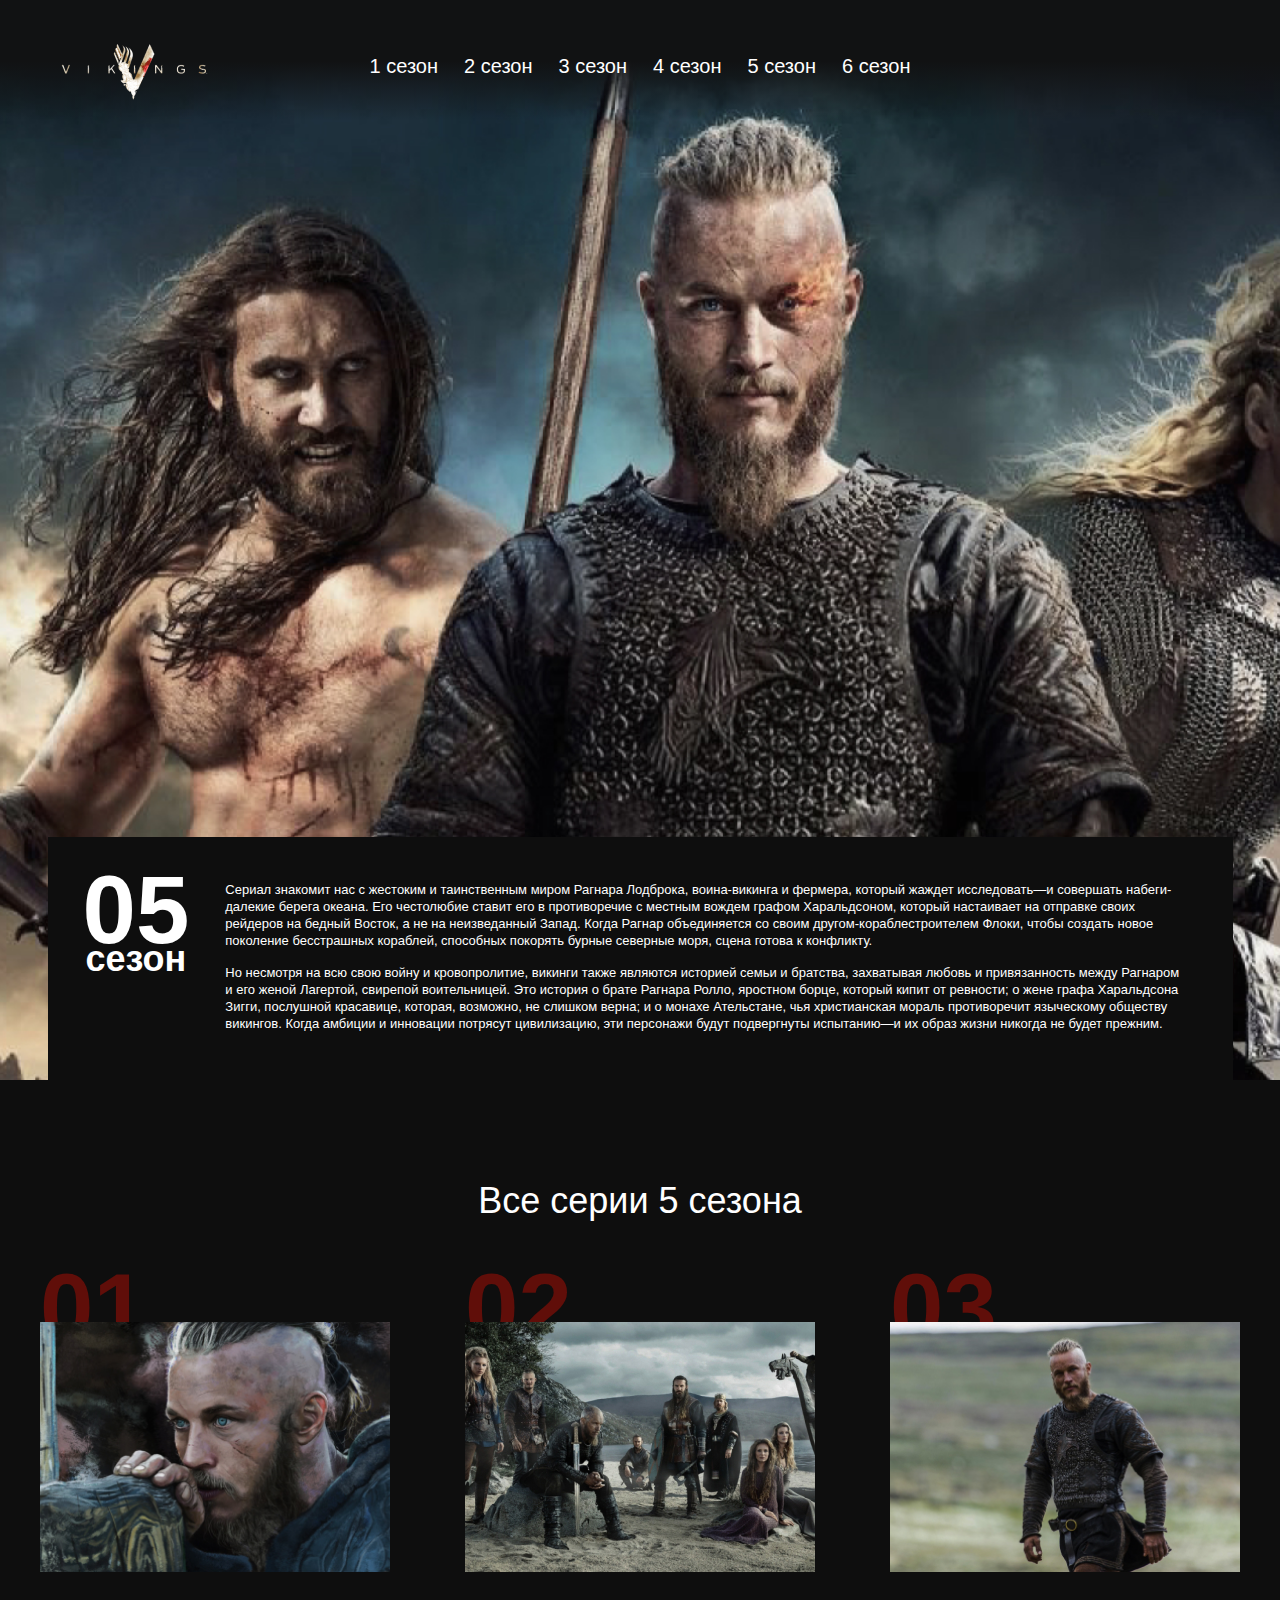
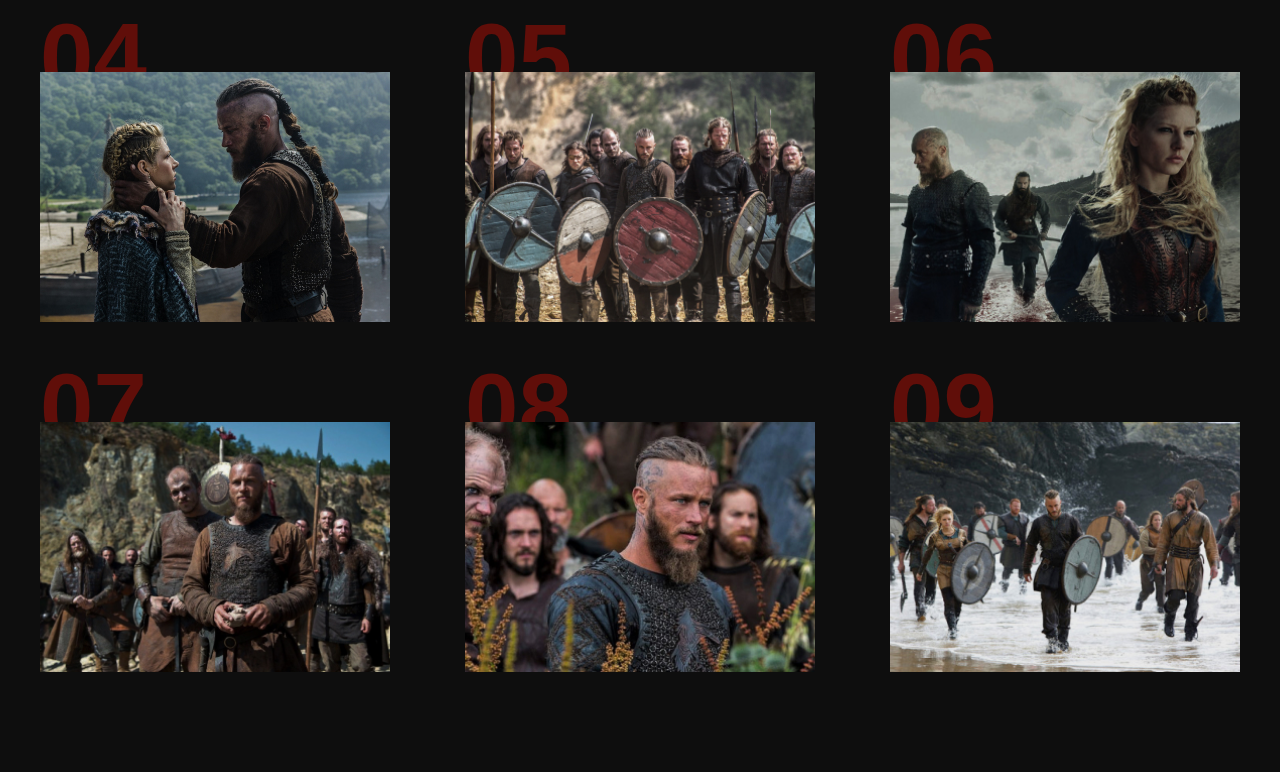
<file: season-5.html>
<!DOCTYPE html>
<html lang="en">
<head>
  <meta charset="UTF-8">
  <meta name="viewport" content="width=device-width, initial-scale=1.0">
  <meta http-equiv="X-UA-Compatible" content="ie=edge">
  <title>Season5</title>
  <link rel="shortcut icon" type="image/jpg" href="images/favicon-logo.png"/>
  <link href="https://fonts.googleapis.com/css2?family=Roboto
  +Condensed:ital,wght@0,400;0,700;1,300&display=swap" 
  rel="stylesheet">
  <link rel="stylesheet" href="css/reset.css">
  <link rel="stylesheet" href="css/slick.css">
  <link rel="stylesheet" href="css/jquery.fancybox.css">
  <link rel="stylesheet" href="css/style.css">
</head>
<body>
    
    <header class="page-header">
        <nav class="menu">
          <button class="menu__btn">
            <span></span>
          </button>
            <div class="menu__container">
                <a href="index.html" class="page-logo">
                    <img src="images/page-logo.png" alt="logo">
                </a>
                <ul class="menu__list">
                    <li class="menu__list-item">
                      <a class="menu__list-link" href="season-1.html">1 сезон</a>
                    </li>
                    <li class="menu__list-item">
                      <a class="menu__list-link" href="season-2.html">2 сезон</a>
                    </li>
                    <li class="menu__list-item">
                      <a class="menu__list-link" href="season-3.html">3 сезон</a>
                    </li>
                    <li class="menu__list-item">
                      <a class="menu__list-link" href="season-4.html">4 сезон</a>
                    </li>
                    <li class="menu__list-item">
                      <a class="menu__list-link" href="season-5.html">5 сезон</a>
                    </li>
                    <li class="menu__list-item">
                      <a class="menu__list-link" href="season-6.html">6 сезон</a>
                    </li>
                  </ul>
            </div>
        </nav>
        <div class="season-info">
            <div class="season__number">
                05
                <span>сезон</span>
            </div>
            <div class="season__text">
                <p>
                    Сериал знакомит нас с жестоким и таинственным миром Рагнара Лодброка,
                     воина-викинга и фермера, который жаждет исследовать—и совершать 
                     набеги-далекие берега океана. Его честолюбие ставит его в противоречие
                     с местным вождем графом Харальдсоном, который настаивает на отправке
                     своих рейдеров на бедный Восток, а не на неизведанный Запад. Когда Рагнар 
                     объединяется со своим другом-кораблестроителем Флоки, чтобы создать новое
                     поколение бесстрашных кораблей, способных покорять бурные северные моря, сцена готова к конфликту. 
                </p>
                <p>
                    Но несмотря на всю свою войну и кровопролитие, викинги также являются историей 
                    семьи и братства, захватывая любовь и привязанность между Рагнаром и его женой
                     Лагертой, свирепой воительницей. Это история о брате Рагнара Ролло, яростном 
                     борце, который кипит от ревности; о жене графа Харальдсона Зигги, послушной 
                     красавице, которая, возможно, не слишком верна; и о монахе Ательстане, чья 
                     христианская мораль противоречит языческому обществу викингов. Когда амбиции и
                      инновации потрясут цивилизацию, эти персонажи будут подвергнуты испытанию—и 
                      их образ жизни никогда не будет прежним.
                </p>
            </div>
        </div>
    </header>

    <div class="empty__block"></div>

    <section class="seasons section-page">
        <div class="container">
          <h3 class="title seasons1-title">
            Все серии 5 сезона          
          </h3>
          <ol class="seasons__inner">
            <li class="seasons__item" style="background-image: url('images/season1-series1.jpg');">
              <a data-fancybox="gallery" href="https://www.youtube.com/watch?v=HlOOMzu1340&list=PLV1jdmvi0k5CEIUuz9-BAP1wEsL27FdkE" class="seasons__link">Смотреть</a>
            </li>
            <li class="seasons__item" style="background-image: url('images/season1-series2.jpg');">
              <a data-fancybox="gallery" href="https://www.youtube.com/watch?v=eL76CNr0-g4&list=PLV1jdmvi0k5CEIUuz9-BAP1wEsL27FdkE&index=2" class="seasons__link">Смотреть</a>
            </li>
            <li class="seasons__item" style="background-image: url('images/season1-series3.jpg');">
              <a data-fancybox="gallery" href="https://www.youtube.com/watch?v=Y1I7eLnv9Y8&list=PLV1jdmvi0k5CEIUuz9-BAP1wEsL27FdkE&index=3" class="seasons__link">Смотреть</a>
            </li>
            <li class="seasons__item" style="background-image: url('images/season1-series4.jpg');">
              <a data-fancybox="gallery" href="https://www.youtube.com/watch?v=OQjzS9bOb-M&list=PLV1jdmvi0k5CEIUuz9-BAP1wEsL27FdkE&index=4" class="seasons__link">Смотреть</a>
            </li>
            <li class="seasons__item" style="background-image: url('images/season1-series5.jpg');">
              <a data-fancybox="gallery" href="https://www.youtube.com/watch?v=4eegQMo5VTE&list=PLV1jdmvi0k5CEIUuz9-BAP1wEsL27FdkE&index=5" class="seasons__link">Смотреть</a>
            </li>
            <li class="seasons__item" style="background-image: url('images/season1-series6.jpg');">
              <a data-fancybox="gallery" href="https://www.youtube.com/watch?v=I7iit06TGW4&list=PLV1jdmvi0k5CEIUuz9-BAP1wEsL27FdkE&index=6" class="seasons__link">Смотреть</a>
            </li>
            <li class="seasons__item" style="background-image: url('images/season1-series7.jpg');">
                <a data-fancybox="gallery" href="https://www.youtube.com/watch?v=sml_4f0C7Ec&list=PLV1jdmvi0k5CEIUuz9-BAP1wEsL27FdkE&index=7" class="seasons__link">Смотреть</a>
            </li>
            <li class="seasons__item" style="background-image: url('images/season1-series8.jpg');">
                <a data-fancybox="gallery" href="https://www.youtube.com/watch?v=UyMlwGgriUM&list=PLV1jdmvi0k5CEIUuz9-BAP1wEsL27FdkE&index=8" class="seasons__link">Смотреть</a>
            </li>
            <li class="seasons__item" style="background-image: url('images/season1-series9.jpg');">
                <a data-fancybox="gallery" href="https://www.youtube.com/watch?v=G2FQ_Bn5WTk&list=PLV1jdmvi0k5CEIUuz9-BAP1wEsL27FdkE&index=9" class="seasons__link">Смотреть</a>
            </li>
          </ol>
        </div>
      </section>


<script src="https://ajax.googleapis.com/ajax/libs/jquery/3.4.1/jquery.min.js"></script>
<script src="js/slick.min.js"></script>
<script src="js/jquery.fancybox.min.js"></script>
<script src="js/main.js"></script>
</body>
</html>
</file>
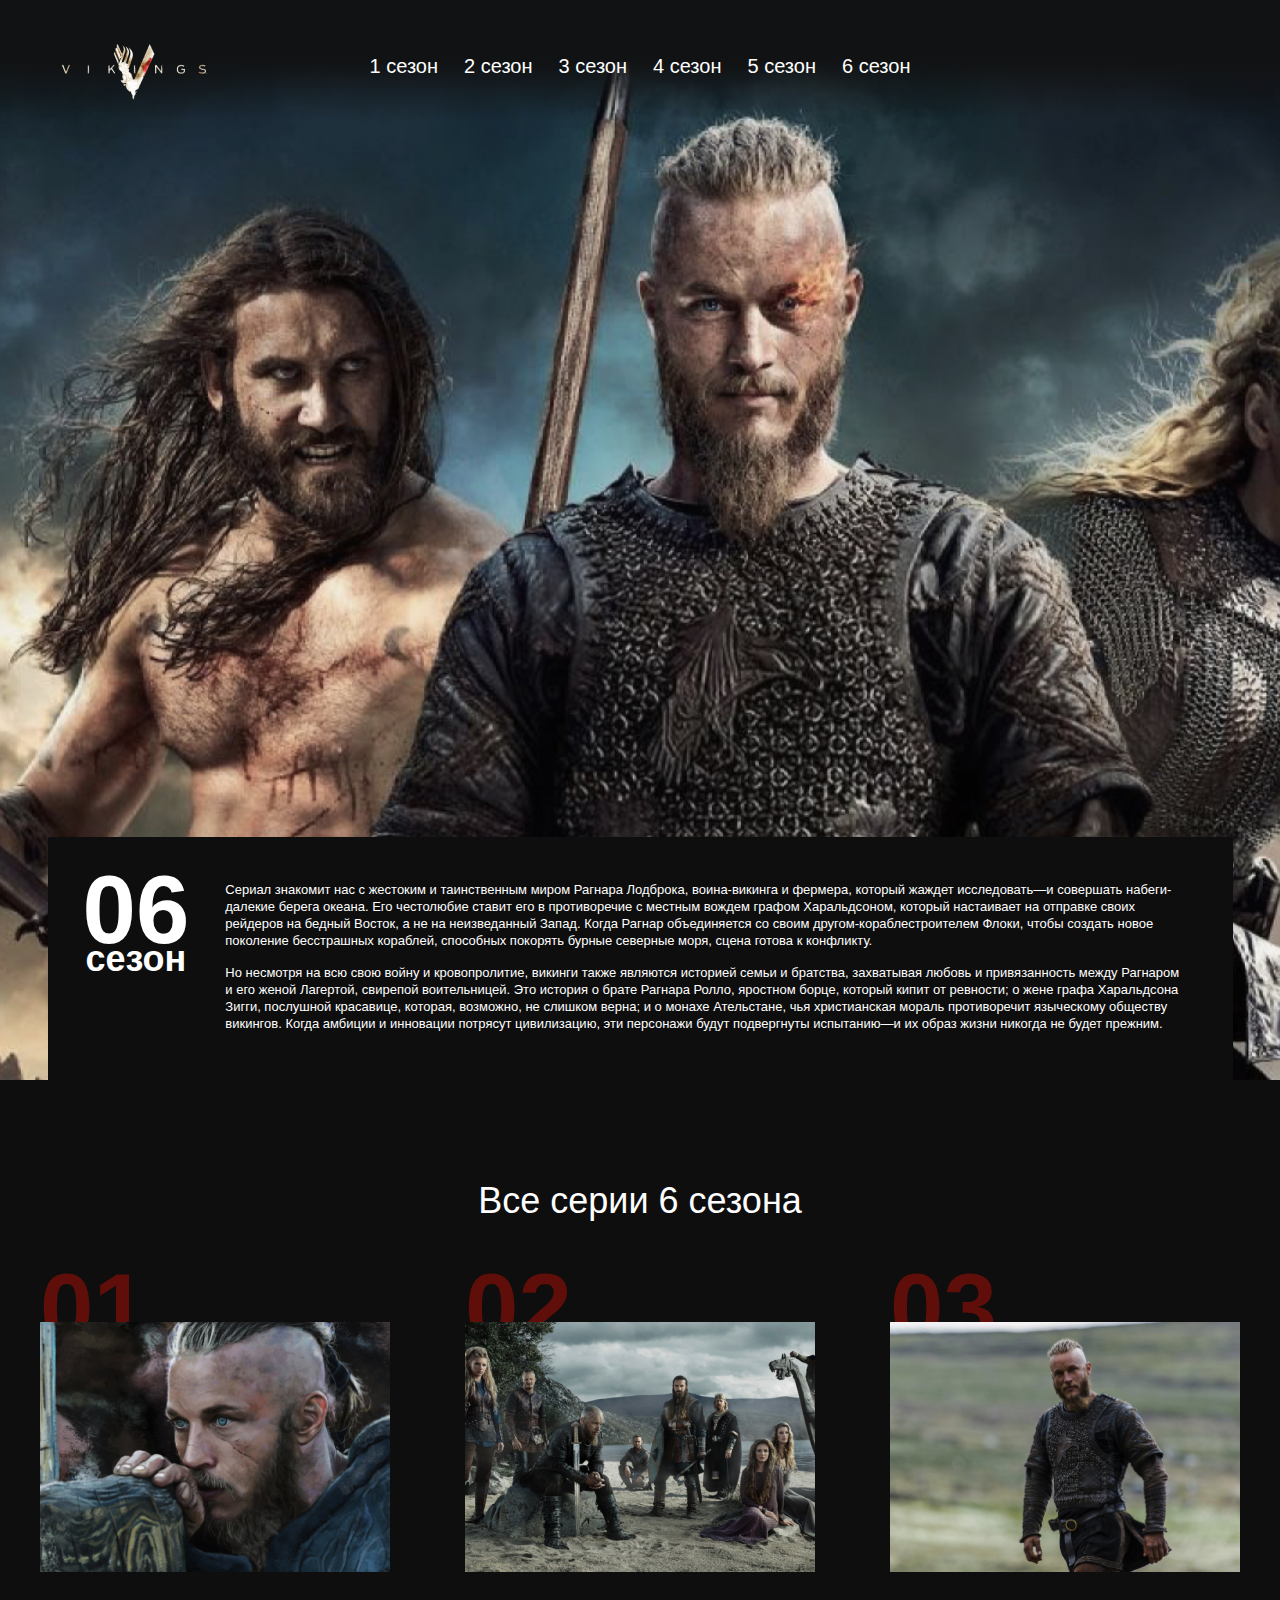
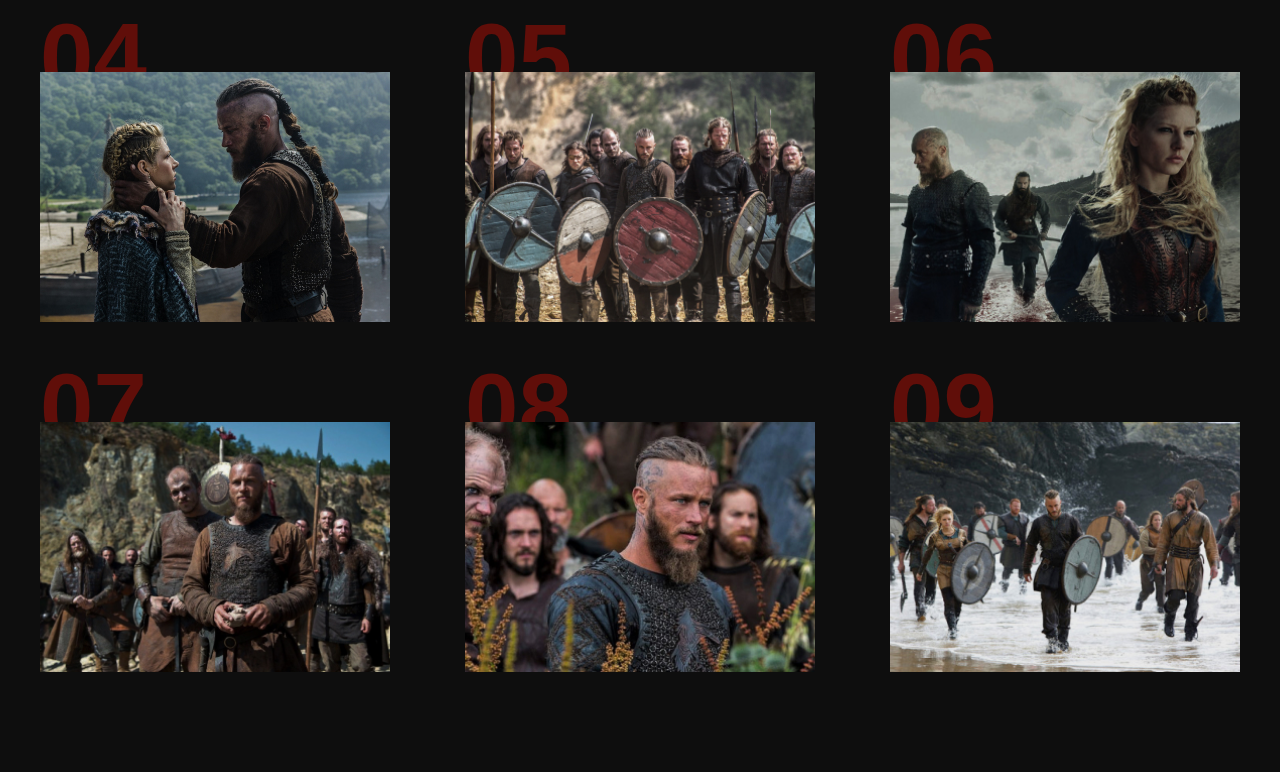
<file: season-6.html>
<!DOCTYPE html>
<html lang="en">
<head>
  <meta charset="UTF-8">
  <meta name="viewport" content="width=device-width, initial-scale=1.0">
  <meta http-equiv="X-UA-Compatible" content="ie=edge">
  <title>Season6</title>
  <link rel="shortcut icon" type="image/jpg" href="images/favicon-logo.png"/>
  <link href="https://fonts.googleapis.com/css2?family=Roboto
  +Condensed:ital,wght@0,400;0,700;1,300&display=swap" 
  rel="stylesheet">
  <link rel="stylesheet" href="css/reset.css">
  <link rel="stylesheet" href="css/slick.css">
  <link rel="stylesheet" href="css/jquery.fancybox.css">
  <link rel="stylesheet" href="css/style.css">
</head>
<body>
    
    <header class="page-header">
        <nav class="menu">
          <button class="menu__btn">
            <span></span>
          </button>
            <div class="menu__container">
                <a href="index.html" class="page-logo">
                    <img src="images/page-logo.png" alt="logo">
                </a>
                <ul class="menu__list">
                    <li class="menu__list-item">
                      <a class="menu__list-link" href="season-1.html">1 сезон</a>
                    </li>
                    <li class="menu__list-item">
                      <a class="menu__list-link" href="season-2.html">2 сезон</a>
                    </li>
                    <li class="menu__list-item">
                      <a class="menu__list-link" href="season-3.html">3 сезон</a>
                    </li>
                    <li class="menu__list-item">
                      <a class="menu__list-link" href="season-4.html">4 сезон</a>
                    </li>
                    <li class="menu__list-item">
                      <a class="menu__list-link" href="season-5.html">5 сезон</a>
                    </li>
                    <li class="menu__list-item">
                      <a class="menu__list-link" href="season-6.html">6 сезон</a>
                    </li>
                  </ul>
            </div>
        </nav>
        <div class="season-info">
            <div class="season__number">
                06
                <span>сезон</span>
            </div>
            <div class="season__text">
                <p>
                    Сериал знакомит нас с жестоким и таинственным миром Рагнара Лодброка,
                     воина-викинга и фермера, который жаждет исследовать—и совершать 
                     набеги-далекие берега океана. Его честолюбие ставит его в противоречие
                     с местным вождем графом Харальдсоном, который настаивает на отправке
                     своих рейдеров на бедный Восток, а не на неизведанный Запад. Когда Рагнар 
                     объединяется со своим другом-кораблестроителем Флоки, чтобы создать новое
                     поколение бесстрашных кораблей, способных покорять бурные северные моря, сцена готова к конфликту. 
                </p>
                <p>
                    Но несмотря на всю свою войну и кровопролитие, викинги также являются историей 
                    семьи и братства, захватывая любовь и привязанность между Рагнаром и его женой
                     Лагертой, свирепой воительницей. Это история о брате Рагнара Ролло, яростном 
                     борце, который кипит от ревности; о жене графа Харальдсона Зигги, послушной 
                     красавице, которая, возможно, не слишком верна; и о монахе Ательстане, чья 
                     христианская мораль противоречит языческому обществу викингов. Когда амбиции и
                      инновации потрясут цивилизацию, эти персонажи будут подвергнуты испытанию—и 
                      их образ жизни никогда не будет прежним.
                </p>
            </div>
        </div>
    </header>

    <div class="empty__block"></div>

    <section class="seasons section-page">
        <div class="container">
          <h3 class="title seasons1-title">
            Все серии 6 сезона          
          </h3>
          <ol class="seasons__inner">
            <li class="seasons__item" style="background-image: url('images/season1-series1.jpg');">
              <a data-fancybox="gallery" href="https://www.youtube.com/watch?v=HlOOMzu1340&list=PLV1jdmvi0k5CEIUuz9-BAP1wEsL27FdkE" class="seasons__link">Смотреть</a>
            </li>
            <li class="seasons__item" style="background-image: url('images/season1-series2.jpg');">
              <a data-fancybox="gallery" href="https://www.youtube.com/watch?v=eL76CNr0-g4&list=PLV1jdmvi0k5CEIUuz9-BAP1wEsL27FdkE&index=2" class="seasons__link">Смотреть</a>
            </li>
            <li class="seasons__item" style="background-image: url('images/season1-series3.jpg');">
              <a data-fancybox="gallery" href="https://www.youtube.com/watch?v=Y1I7eLnv9Y8&list=PLV1jdmvi0k5CEIUuz9-BAP1wEsL27FdkE&index=3" class="seasons__link">Смотреть</a>
            </li>
            <li class="seasons__item" style="background-image: url('images/season1-series4.jpg');">
              <a data-fancybox="gallery" href="https://www.youtube.com/watch?v=OQjzS9bOb-M&list=PLV1jdmvi0k5CEIUuz9-BAP1wEsL27FdkE&index=4" class="seasons__link">Смотреть</a>
            </li>
            <li class="seasons__item" style="background-image: url('images/season1-series5.jpg');">
              <a data-fancybox="gallery" href="https://www.youtube.com/watch?v=4eegQMo5VTE&list=PLV1jdmvi0k5CEIUuz9-BAP1wEsL27FdkE&index=5" class="seasons__link">Смотреть</a>
            </li>
            <li class="seasons__item" style="background-image: url('images/season1-series6.jpg');">
              <a data-fancybox="gallery" href="https://www.youtube.com/watch?v=I7iit06TGW4&list=PLV1jdmvi0k5CEIUuz9-BAP1wEsL27FdkE&index=6" class="seasons__link">Смотреть</a>
            </li>
            <li class="seasons__item" style="background-image: url('images/season1-series7.jpg');">
                <a data-fancybox="gallery" href="https://www.youtube.com/watch?v=sml_4f0C7Ec&list=PLV1jdmvi0k5CEIUuz9-BAP1wEsL27FdkE&index=7" class="seasons__link">Смотреть</a>
            </li>
            <li class="seasons__item" style="background-image: url('images/season1-series8.jpg');">
                <a data-fancybox="gallery" href="https://www.youtube.com/watch?v=UyMlwGgriUM&list=PLV1jdmvi0k5CEIUuz9-BAP1wEsL27FdkE&index=8" class="seasons__link">Смотреть</a>
            </li>
            <li class="seasons__item" style="background-image: url('images/season1-series9.jpg');">
                <a data-fancybox="gallery" href="https://www.youtube.com/watch?v=G2FQ_Bn5WTk&list=PLV1jdmvi0k5CEIUuz9-BAP1wEsL27FdkE&index=9" class="seasons__link">Смотреть</a>
            </li>
          </ol>
        </div>
      </section>


<script src="https://ajax.googleapis.com/ajax/libs/jquery/3.4.1/jquery.min.js"></script>
<script src="js/slick.min.js"></script>
<script src="js/jquery.fancybox.min.js"></script>
<script src="js/main.js"></script>
</body>
</html>
</file>
<file: css/style.css>
*
{
    box-sizing: border-box;
}

body
{
    background-color: #0e0e0e;
    color: #fff;
    font-family: 'Roboto Condensed', sans-serif;
    font-weight: 400;
    font-size: 13px;
    line-height: 17px;
}

a
{
    color: inherit;
    text-decoration: none;
}

ul
{
    list-style: none;
}

.container
{
    max-width: 1220px;
    padding: 0 10px;
    margin: 0 auto;
}

.section-page
{
    padding: 100px 0;    
}

.title
{
    text-align: center;
    margin-bottom: 100px;
    font-size: 36px;
    line-height: 42px;
    font-weight: 400;
}

.header
{
    background-image: url('../images/header-bg.jpg');
    height: 100vh;
    background-size: cover;
    background-repeat: no-repeat;
    background-position: center 50px;
    text-align: center;
    position: relative;
}

.header::after
{
    content: '';
    position: absolute;
    height: 70px;
    bottom: 0;
    left: 0;
    width: 100%;
    background: linear-gradient(180deg, #0E0E0E 0%, rgba(17, 17, 17, 0.850295) 16.53%, rgba(32, 31, 33, 0) 100%);
    transform: rotate(180deg);
}

.menu
{
    position: relative;
    padding: 50px 0 58px;
    background: linear-gradient(180deg, #111213 0%, #111213 
    43.62%, rgba(32, 31, 33, 0) 86.33%);
}

.menu__btn
{
    display: none;
}

.menu__list
{
    display: flex;
    justify-content: center;
}

.menu__list-item
{
    padding: 0 13px;
}


.menu__list-link
{
    font-size: 26px;
    line-height: 38px;  
}

.menu__list-link:hover
{
    color: #85CCDC;
    text-decoration: underline;
}

.logo
{
    padding-top: 17vh;
}

.about__inner
{
    display: flex;
}

.about__info
{
    width: 375px;
    margin-left: 50px;
    flex: none;
}

.about__info-item
{
    margin-bottom: 25px;
    color: #e5e5e5;
}

.about__info-item span
{
    display: block;
}

.about__text
{
    line-height: 21px; 
}

.about__text p
{
    margin-bottom: 25px;
}

.video
{
    background-image: url('../images/video-bg.jpg');
    height: 100vh;
    background-size: cover;
    background-position: center center;
    background-repeat: no-repeat;
    text-align: right;
}

.video__text
{
    font-style: italic;
    font-weight: 300;
    font-size: 72px;
    line-height: 84px;
    color: #85CCDC;
    padding-top: 42vh;
}

.video__text span
{
    padding-right: 285px;
    display: block;
}

.video__btn
{
    padding-left: 112px;
    position: relative;
    margin-right: 350px;
    top: 35px;
}

.video__btn::before
{
    content:'';
    position: absolute;
    width: 100px;
    height: 100px;
    left: 0;
    top: -40px;
    background-image: url('../images/youtube.svg');
}

.seasons__inner
{
    display: grid;
    grid-template-columns: repeat(auto-fill , minmax(284px , 1fr));
    grid-gap: 100px 75px;
    counter-reset: counter;
}

.seasons__item
{
    height: 250px;
    position: relative;
    background-repeat: no-repeat;
    background-position: center center;
    background-size: cover;
    list-style: none;
    display: flex;
    justify-content: center;
    align-items: center;
}

.seasons__item:hover .seasons__link
{
    opacity: 1;
}

.seasons__item:hover::after
{
    content: '';
    position: absolute;
    left: 0;
    right: 0;
    top: 0;
    bottom: 0;
    background: rgba(14, 14, 14, 0.8);
}

.seasons__item::before
{
    counter-increment: counter;
    content: '0' counter(counter);
    position: absolute;
    font-weight: bold;
    font-size: 96px;
    line-height: 112px;
    color: #600E09;
    left: 0;
    top: -70px;
    z-index: -1;
}

.seasons__item:nth-child(n+10)::before
{
    content:  counter(counter);
}

.seasons__link
{
    font-size: 36px;
    line-height: 42px;
    padding: 12px 78px 11px;
    background-color: #0e0e0e;
    opacity: 0;
    transition: all .3s;
    z-index: 2;
}

.heroes__inner
{
    display:flex;
    justify-content: space-between;
}

.heroes__slider-img
{
    max-width: 775px;
    max-height: 450px;
}

.heroes__slider-text
{
    max-width: 350px;
}

.slick-btn
{
    position: absolute;
    top: 50%;
    transform: translateY(-50%);
    border: none;
    background-color: transparent;
    z-index: 5;
    cursor: pointer;
}

.slick-prev
{
    left: 38px;
}

.slick-next
{
    right: 38px;
}

.hero-name
{
    font-style: italic;
    font-weight: 300;
    font-size: 72px;
    line-height: 84px;
    color: #85CCDC;
    margin-bottom: 44px;
}

.heroes__text p
{
    margin-bottom: 25px;
    font-size: 16px;
}

.copy
{
    text-align: center;
    padding: 14px 0 15px;
}

/* start season1 */
.menu__list-link--active
{
    color: #85CCDC;
    text-decoration: underline;
}

.page-header
{
    background-image: url('../images/page-header-bg.jpg');
    background-repeat: no-repeat;
    background-size: cover;
    background-position: center center;
    height: 90vh;
    position: relative;
}

.menu__container
{
    max-width: 1185px;
    margin: 0 auto;
    position: relative;
}

.page-logo
{
    position: absolute;
    left: 0;
}

.season-info
{
    position: absolute;
    background-color: #0e0e0e;
    display: flex;
    max-width: 1185px;
    height: 243px;
    padding: 44px 47px 64px 35px;
    bottom: 0;
    right: 0;
    left: 0;
    margin: 0 auto;
}

.season__number
{
    font-weight: bold;
    font-size: 96px;
    line-height: 112px;  
    text-align: center;
    margin-right: 36px;
    line-height: 57px;
}

.season__number span
{
    display: block;
    font-size: 36px;
    line-height: 42px;
    top: 0;
}

.season__text p
{
    margin-bottom: 15px;
}

/* end season1 */

/* start media*/

@media (max-width: 1366px)
{
    .logo__img
    {
        width: 50%;
    }

    .menu__list-link
    {
        font-size: 20px;
        line-height: 32px;
    }

    .about__info
    {
        width: 290px;
    }

    .page-header
    {
        height: 120vh;
    }

    .menu__container
    {
        position: relative;
    }

    .page-logo 
    {
        left: 10px;
        top: -6px;
        position: absolute;
    }
}

@media (max-width: 1150px)
{
    .heroes__slider-img
    {
        max-width: 525px;
        max-height: 200px;
        padding-left: 1hv;
    }

    .heroes__slider-text
    {
        max-width: 350px;
    }

    .slick-btn
    {
        top: 75%;
    }

    .slick-prev
    {
        left: 30px;
    }

    .slick-next
    {
        right: 30px;
    }

    .stas
    {
        max-height: 305px;
    }

    .hero-name
    {
        font-size: 45px;
        line-height: 42px;
        margin-bottom: 30px;
    }

    .heroes__text p
    {
        font-size: 14px;
    }

    .heroes__inner 
    {
        justify-content: space-around;
    }

    .copy  
    {
        font-size: 10px;
    }
    
}

@media (max-width: 1070px)
{
    .seasons__item
    {
        height: 340px;
    }
    
    
}

@media (max-width: 918px)
{
    .heroes__inner 
    {
        display: block;
    }
    .heroes__slider-img
    {
        margin: auto;
    }
    .heroes__slider-text
    {
        margin: auto;
        margin-top: 110px;
    }

    .page-logo
    {
        display: none;
    }
}

@media (max-width: 768px)
{
    .about__inner
    {
        display: block;
    }

    .about__info
    {
        margin: 0;
    }

    .section-page
    {
        padding: 100px 0;
    }

    .body
    {
        font-size: 16px;
        line-height: 19px;
    }

    .video__text
    {
        font-size: 44px;
        line-height: 57px;
    }

    .video__text span
    {
        padding-right: 200px;
    }

    .video__btn
    {
        margin-right: 113px;
        padding-left: 56px;
        font-size: 70%;
    }

    .video__btn::before
    {
        width: 50px;
        height: 50px;
        background-size: cover;
        top: -19px;
    }

    .seasons__inner
    {
        grid-gap: 80px 35px;
    }

    .empty__block
    {
        height: 50px;
    }
}

@media (max-width: 640px)
{
    .menu
    {
        text-align: center;
        padding: 0;
        background: linear-gradient(180deg, #111213 0%, #111213 30.62%, rgba(32, 31, 33, 0) 86.33%);
    }

    .menu__btn
    {
        display: block;
        width: 50px;
        height: 40px;
        cursor: pointer;
        position: absolute;
        right: 10px;
        top: 20px;
        z-index: 3;
        display: flex;
        align-items: center;
        background-color: transparent;
        border: none;
        padding: 0;
    }

    .menu__btn span
    {
        background-color: #fff;
        height: 5px;
        width: 100%;
    }

    .menu__btn::after,
    .menu__btn::before
    {
        content: "";
        width: 100%;
        height: 5px;
        background-color: #fff;
        position: absolute;
    }

    .menu__btn::before
    {
        top: 0;
        left: 0;
    }

    .menu__btn::after
    {
        bottom: 0;
        left: 0;
    }

    .menu__list
    {
        display: block;
        padding: 10px 0;
        transform: translateY(-150%);
        transition: all, 0.3s;
    }

    .menu__list.menu__list--active
    {
        transform: translateY(0%);
        padding: 80px 0 40px;
        background-color: #0e0e0e;
    }

    .menu__list-link
    {
        display: block;
    }

    .logo
    {
        padding-top: 8vh;
    }

    .page-logo
    {
        display: block;
        z-index: 3;
        top: 22px;
    }

    .heroes
    {
        padding: 25px 0;
    }

    .season-info
    {
        display: block;

    }

    .season__number
    {
        text-align: left;
        font-size: 50px;
        line-height: 26px;
        margin-bottom: 25px;
    }

    .season__number span
    {
        font-size: 25px;
        line-height: 32px;
    }

    .empty__block
    {
        height: 150px;
    }

    .page-header
    {
        height: 130vh;
    }

}

@media (max-width: 550px)
{
    .heroes 
    {
        padding: 0px 0;
    }

    .hero-name {
        font-size: 35px;
        line-height: 34px;
        margin-bottom: 22px;
    }

    .heroes__text p 
    {
        font-size: 12px;
    }

    .heroes__slider-img 
    {
        max-width: 340px;
        max-height: 138px;
    }

    .slick-prev
    {
        left: 3px;
    }

    .slick-next
    {
        right: 3px;
    }

    .copy
    {
        padding: 40px 0 15px;
        font-size: 7px;
    }

    .empty__block
    {
        height: 200px;
    }
}

@media (max-width: 440px)
{
    .video__text
    {
        font-size: 25px;
        line-height: 39px;
    }

    .video__text span
    {
        padding-right: 110px;
    }

    .video__btn
    {
        margin-right: 70px;
        top: 17px;
    }

    .empty__block
    {
        height: 250px;
    }
}
@media (max-width: 414px)
{
    .seasons__item
    {
        height: 230px;
    }

    .empty__block
    {
        height: 350px;
    }

}


/* end media */
</file>
